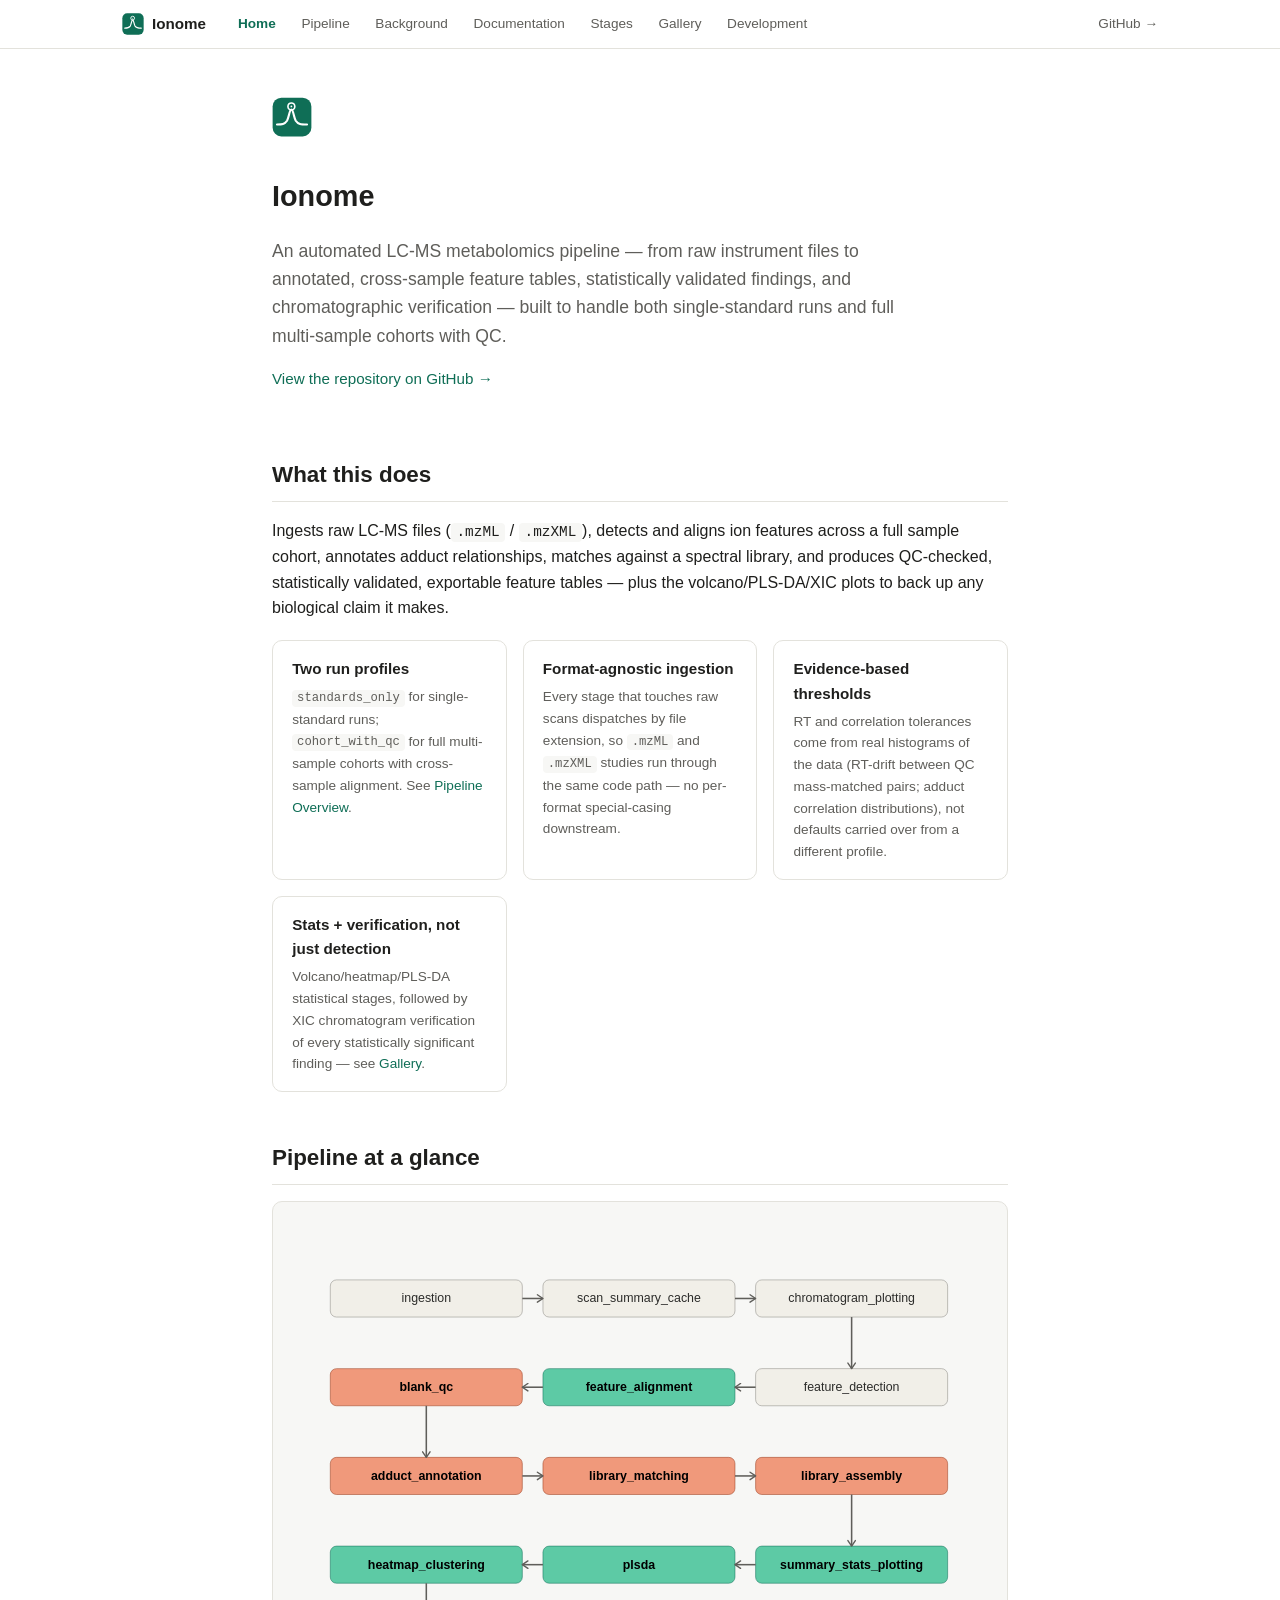
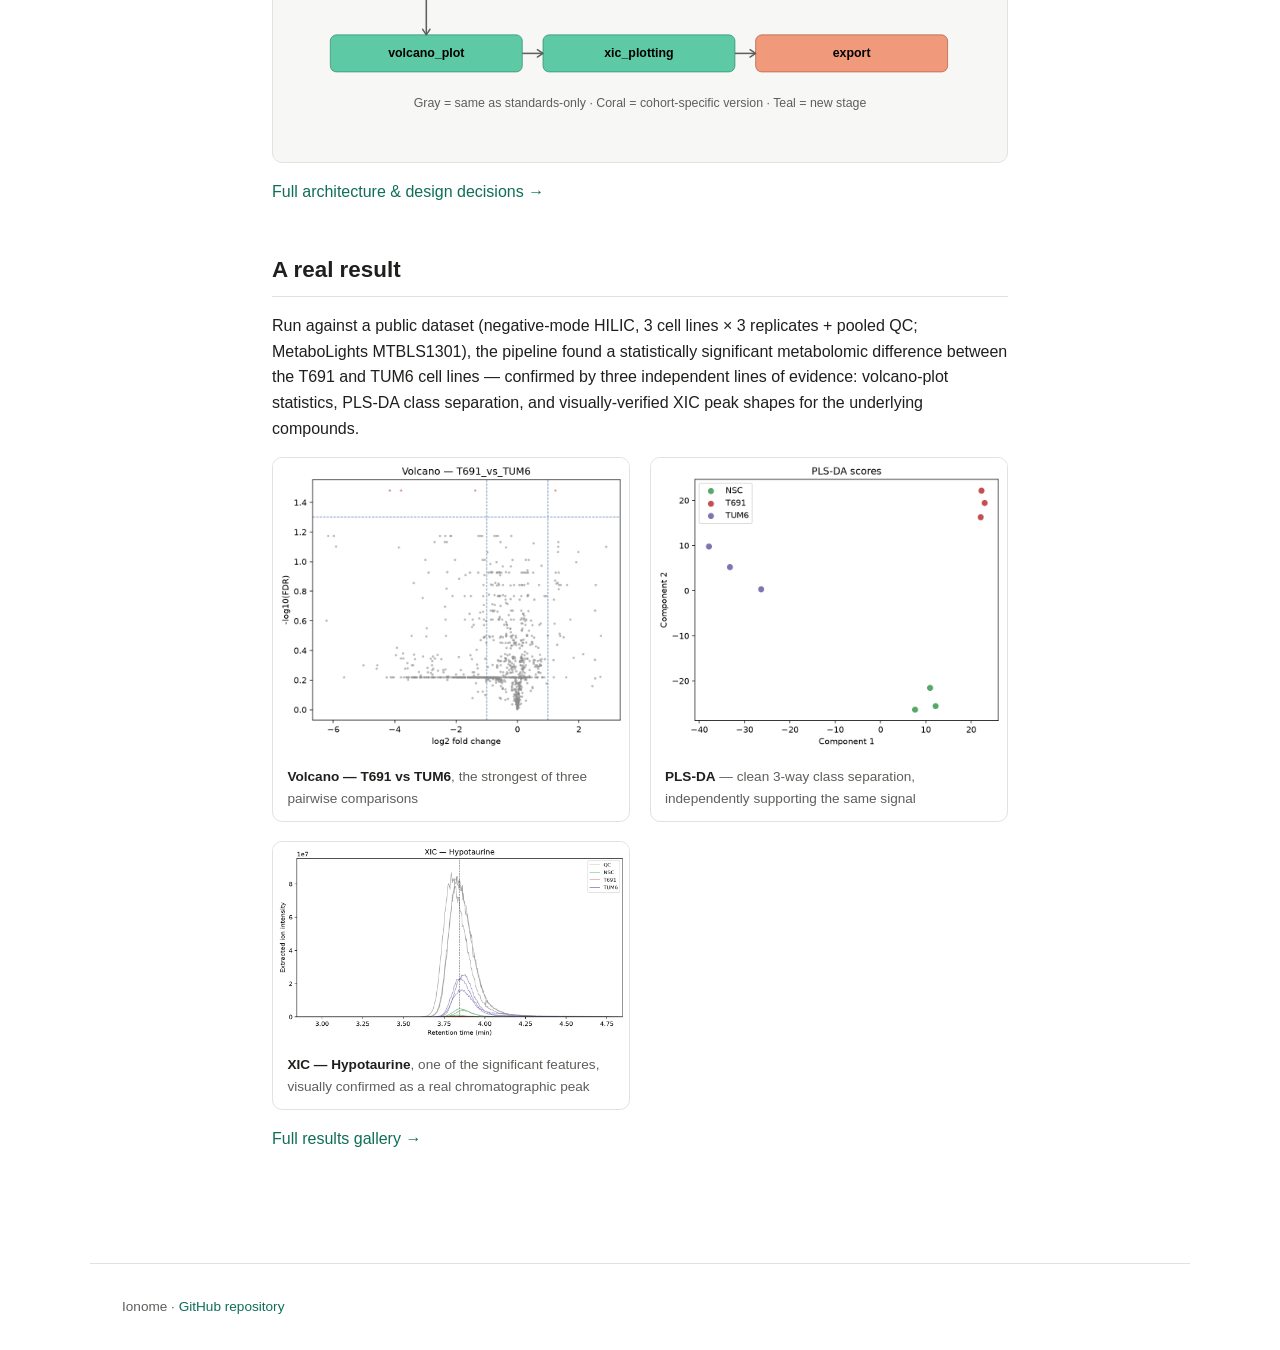
<file: docs/index.html>
<!DOCTYPE html>
<html lang="en">
<head>
<meta charset="UTF-8">
<meta name="viewport" content="width=device-width, initial-scale=1.0">
<title>Ionome &mdash; Home</title>
<link rel="stylesheet" href="css/style.css">
<link rel="icon" type="image/svg+xml" href="assets/icons/favicon.svg">
<link rel="icon" type="image/png" sizes="32x32" href="assets/icons/favicon-32x32.png">
<link rel="icon" type="image/png" sizes="16x16" href="assets/icons/favicon-16x16.png">
<link rel="apple-touch-icon" href="assets/icons/apple-touch-icon.png">
<link rel="alternate icon" href="favicon.ico">
</head>
<body>

<nav class="site-nav">
  <div class="site-nav-inner">
    <a href="index.html" class="brand"><img src="assets/icons/favicon.svg" alt=""> Ionome</a>
    <a href="index.html" class="current">Home</a>
    <a href="pipeline.html">Pipeline</a>
    <a href="background.html">Background</a>
    <a href="documentation.html">Documentation</a>
    <a href="stages.html">Stages</a>
    <a href="gallery.html">Gallery</a>
    <a href="development.html">Development</a>
    <a class="gh-link" href="https://github.com/YOUR_USERNAME/YOUR_REPO" title="TODO: replace with the real repo URL">GitHub &rarr;</a>
  </div>
</nav>

<header class="hero">
  <img class="brand-icon" src="assets/icons/favicon.svg" alt="">
  <h1>Ionome</h1>
  <p class="tagline">
    An automated LC-MS metabolomics pipeline &mdash; from raw instrument files
    to annotated, cross-sample feature tables, statistically validated
    findings, and chromatographic verification &mdash; built to handle both
    single-standard runs and full multi-sample cohorts with QC.
  </p>
  <p class="links">
    <a href="https://github.com/YOUR_USERNAME/YOUR_REPO" title="TODO: replace with the real repo URL">View the repository on GitHub &rarr;</a>
  </p>
</header>

<div class="layout" style="display:block; max-width:800px;">
<main style="max-width:800px;">

<section id="feature-highlights">
  <h2>What this does</h2>
  <p>
    Ingests raw LC-MS files (<code>.mzML</code> / <code>.mzXML</code>),
    detects and aligns ion features across a full sample cohort, annotates
    adduct relationships, matches against a spectral library, and produces
    QC-checked, statistically validated, exportable feature tables &mdash;
    plus the volcano/PLS-DA/XIC plots to back up any biological claim it
    makes.
  </p>

  <div class="feature-list">
    <div class="feature">
      <h4>Two run profiles</h4>
      <p><code>standards_only</code> for single-standard runs; <code>cohort_with_qc</code>
      for full multi-sample cohorts with cross-sample alignment. See <a href="pipeline.html">Pipeline Overview</a>.</p>
    </div>
    <div class="feature">
      <h4>Format-agnostic ingestion</h4>
      <p>Every stage that touches raw scans dispatches by file extension, so
      <code>.mzML</code> and <code>.mzXML</code> studies run through the same
      code path &mdash; no per-format special-casing downstream.</p>
    </div>
    <div class="feature">
      <h4>Evidence-based thresholds</h4>
      <p>RT and correlation tolerances come from real histograms of the
      data (RT-drift between QC mass-matched pairs; adduct correlation
      distributions), not defaults carried over from a different profile.</p>
    </div>
    <div class="feature">
      <h4>Stats + verification, not just detection</h4>
      <p>Volcano/heatmap/PLS-DA statistical stages, followed by XIC
      chromatogram verification of every statistically significant
      finding &mdash; see <a href="gallery.html">Gallery</a>.</p>
    </div>
  </div>
</section>

<section id="pipeline-preview">
  <h2>Pipeline at a glance</h2>
  <div class="diagram-card">
    <img src="assets/diagrams/cohort_with_qc_pipeline.svg" alt="Cohort-with-QC pipeline diagram" style="width:100%">
  </div>
  <p><a href="pipeline.html">Full architecture &amp; design decisions &rarr;</a></p>
</section>

<section id="results-preview">
  <h2>A real result</h2>
  <p>
    Run against a public dataset (negative-mode HILIC, 3 cell lines &times; 3
    replicates + pooled QC; MetaboLights MTBLS1301), the pipeline found a statistically significant
    metabolomic difference between the T691 and TUM6 cell lines &mdash;
    confirmed by three independent lines of evidence: volcano-plot
    statistics, PLS-DA class separation, and visually-verified XIC peak
    shapes for the underlying compounds.
  </p>
  <div class="gallery-grid">
    <div class="gallery-item">
      <img src="assets/results/volcano_T691_vs_TUM6.png" alt="Volcano plot, T691 vs TUM6">
      <div class="caption"><strong>Volcano &mdash; T691 vs TUM6</strong>, the strongest of three pairwise comparisons</div>
    </div>
    <div class="gallery-item">
      <img src="assets/results/plsda_scores.png" alt="PLS-DA score plot showing clean separation of NSC, T691, TUM6">
      <div class="caption"><strong>PLS-DA</strong> &mdash; clean 3-way class separation, independently supporting the same signal</div>
    </div>
    <div class="gallery-item">
      <img src="assets/results/xic_1312_Hypotaurine.png" alt="XIC verification plot for Hypotaurine">
      <div class="caption"><strong>XIC &mdash; Hypotaurine</strong>, one of the significant features, visually confirmed as a real chromatographic peak</div>
    </div>
  </div>
  <p><a href="gallery.html">Full results gallery &rarr;</a></p>
</section>

</main>
</div>


<footer>
  Ionome &middot; <a href="https://github.com/YOUR_USERNAME/YOUR_REPO" title="TODO: replace with the real repo URL">GitHub repository</a>
</footer>

<script src="js/main.js"></script>
</body>
</html>
</file>
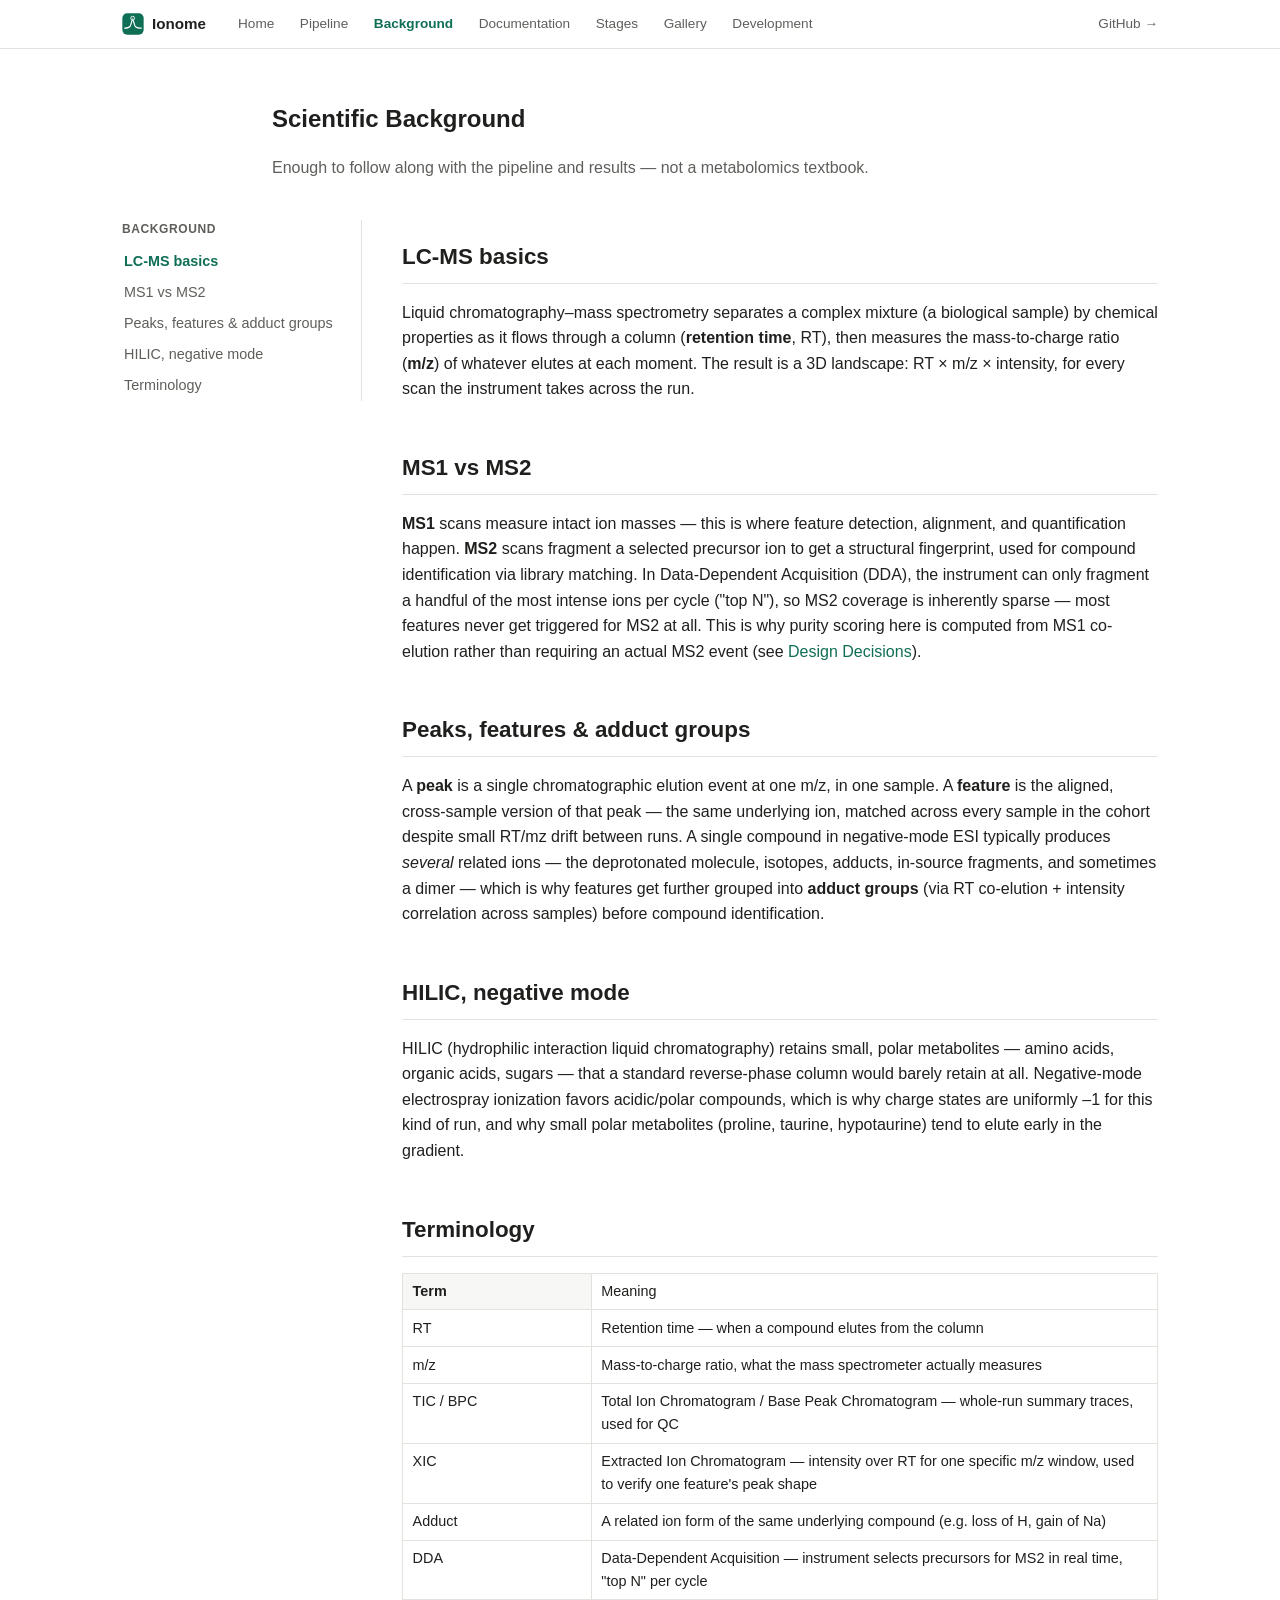
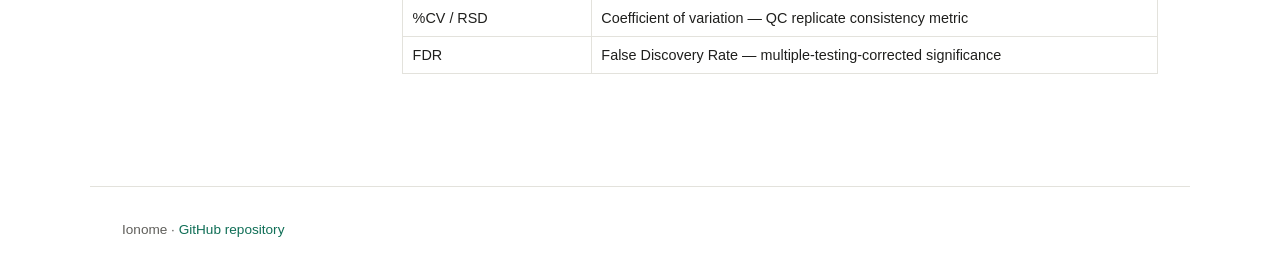
<file: docs/background.html>
<!DOCTYPE html>
<html lang="en">
<head>
<meta charset="UTF-8">
<meta name="viewport" content="width=device-width, initial-scale=1.0">
<title>Ionome &mdash; Scientific Background</title>
<link rel="stylesheet" href="css/style.css">
<link rel="icon" type="image/svg+xml" href="assets/icons/favicon.svg">
<link rel="icon" type="image/png" sizes="32x32" href="assets/icons/favicon-32x32.png">
<link rel="icon" type="image/png" sizes="16x16" href="assets/icons/favicon-16x16.png">
<link rel="apple-touch-icon" href="assets/icons/apple-touch-icon.png">
<link rel="alternate icon" href="favicon.ico">
</head>
<body>

<nav class="site-nav">
  <div class="site-nav-inner">
    <a href="index.html" class="brand"><img src="assets/icons/favicon.svg" alt=""> Ionome</a>
    <a href="index.html">Home</a>
    <a href="pipeline.html">Pipeline</a>
    <a href="background.html" class="current">Background</a>
    <a href="documentation.html">Documentation</a>
    <a href="stages.html">Stages</a>
    <a href="gallery.html">Gallery</a>
    <a href="development.html">Development</a>
    <a class="gh-link" href="https://github.com/YOUR_USERNAME/YOUR_REPO" title="TODO: replace with the real repo URL">GitHub &rarr;</a>
  </div>
</nav>

<header class="page-header">
  <h1>Scientific Background</h1>
  <p class="tagline">Enough to follow along with the pipeline and results &mdash; not a metabolomics textbook.</p>
</header>

<div class="layout">
  <nav class="sidebar">
    <h4>Background</h4>
    <ul>
      <li><a href="#lcms-basics">LC-MS basics</a></li>
      <li><a href="#ms1-ms2">MS1 vs MS2</a></li>
      <li><a href="#peaks-features">Peaks, features &amp; adduct groups</a></li>
      <li><a href="#hilic-neg">HILIC, negative mode</a></li>
      <li><a href="#terminology">Terminology</a></li>
    </ul>
  </nav>

  <main>

    <section id="lcms-basics">
      <h2>LC-MS basics</h2>
      <p>
        Liquid chromatography&ndash;mass spectrometry separates a complex
        mixture (a biological sample) by chemical properties as it flows
        through a column (<strong>retention time</strong>, RT), then
        measures the mass-to-charge ratio (<strong>m/z</strong>) of
        whatever elutes at each moment. The result is a 3D landscape: RT
        &times; m/z &times; intensity, for every scan the instrument takes
        across the run.
      </p>
    </section>

    <section id="ms1-ms2">
      <h2>MS1 vs MS2</h2>
      <p>
        <strong>MS1</strong> scans measure intact ion masses &mdash; this is
        where feature detection, alignment, and quantification happen.
        <strong>MS2</strong> scans fragment a selected precursor ion to get
        a structural fingerprint, used for compound identification via
        library matching. In Data-Dependent Acquisition (DDA), the
        instrument can only fragment a handful of the most intense ions per
        cycle ("top N"), so MS2 coverage is inherently sparse &mdash; most
        features never get triggered for MS2 at all. This is why purity
        scoring here is computed from MS1 co-elution rather than requiring
        an actual MS2 event (see <a href="pipeline.html#dd-ms2">Design
        Decisions</a>).
      </p>
    </section>

    <section id="peaks-features">
      <h2>Peaks, features &amp; adduct groups</h2>
      <p>
        A <strong>peak</strong> is a single chromatographic elution event at
        one m/z, in one sample. A <strong>feature</strong> is the aligned,
        cross-sample version of that peak &mdash; the same underlying ion,
        matched across every sample in the cohort despite small RT/mz
        drift between runs. A single compound in negative-mode ESI
        typically produces <em>several</em> related ions &mdash; the
        deprotonated molecule, isotopes, adducts, in-source fragments, and
        sometimes a dimer &mdash; which is why features get further grouped
        into <strong>adduct groups</strong> (via RT co-elution + intensity
        correlation across samples) before compound identification.
      </p>
    </section>

    <section id="hilic-neg">
      <h2>HILIC, negative mode</h2>
      <p>
        HILIC (hydrophilic interaction liquid chromatography) retains
        small, polar metabolites &mdash; amino acids, organic acids, sugars
        &mdash; that a standard reverse-phase column would barely retain at
        all. Negative-mode electrospray ionization favors acidic/polar
        compounds, which is why charge states are uniformly &ndash;1 for
        this kind of run, and why small polar metabolites (proline,
        taurine, hypotaurine) tend to elute early in the gradient.
      </p>
    </section>

    <section id="terminology">
      <h2>Terminology</h2>
      <table class="diff-table">
        <tr><th>Term</th><td>Meaning</td></tr>
        <tr><td>RT</td><td>Retention time &mdash; when a compound elutes from the column</td></tr>
        <tr><td>m/z</td><td>Mass-to-charge ratio, what the mass spectrometer actually measures</td></tr>
        <tr><td>TIC / BPC</td><td>Total Ion Chromatogram / Base Peak Chromatogram &mdash; whole-run summary traces, used for QC</td></tr>
        <tr><td>XIC</td><td>Extracted Ion Chromatogram &mdash; intensity over RT for one specific m/z window, used to verify one feature's peak shape</td></tr>
        <tr><td>Adduct</td><td>A related ion form of the same underlying compound (e.g. loss of H, gain of Na)</td></tr>
        <tr><td>DDA</td><td>Data-Dependent Acquisition &mdash; instrument selects precursors for MS2 in real time, "top N" per cycle</td></tr>
        <tr><td>%CV / RSD</td><td>Coefficient of variation &mdash; QC replicate consistency metric</td></tr>
        <tr><td>FDR</td><td>False Discovery Rate &mdash; multiple-testing-corrected significance</td></tr>
      </table>
    </section>

  </main>
</div>


<footer>
  Ionome &middot; <a href="https://github.com/YOUR_USERNAME/YOUR_REPO" title="TODO: replace with the real repo URL">GitHub repository</a>
</footer>

<script src="js/main.js"></script>
</body>
</html>
</file>
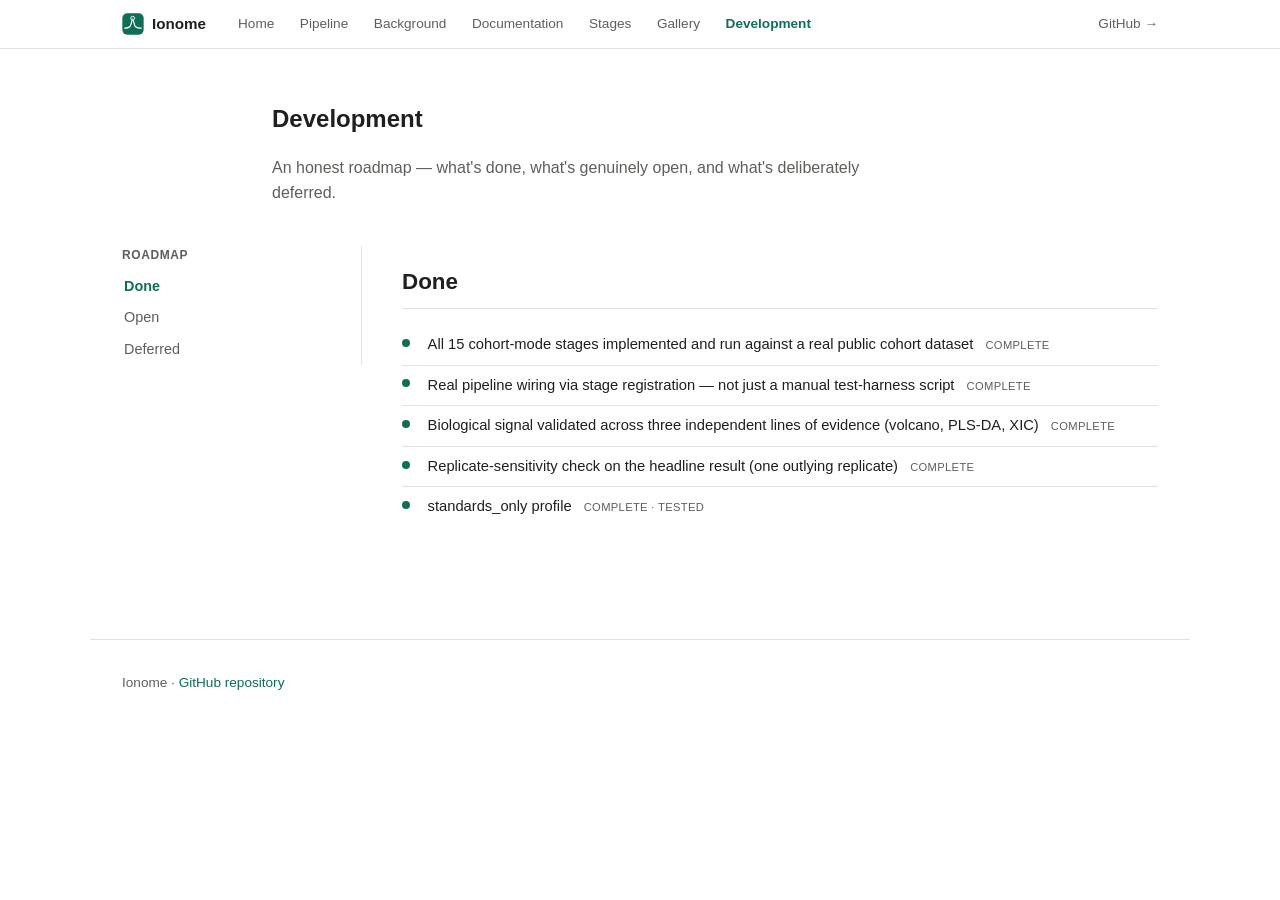
<file: docs/development.html>
<!DOCTYPE html>
<html lang="en">
<head>
<meta charset="UTF-8">
<meta name="viewport" content="width=device-width, initial-scale=1.0">
<title>Ionome &mdash; Development</title>
<link rel="stylesheet" href="css/style.css">
<link rel="icon" type="image/svg+xml" href="assets/icons/favicon.svg">
<link rel="icon" type="image/png" sizes="32x32" href="assets/icons/favicon-32x32.png">
<link rel="icon" type="image/png" sizes="16x16" href="assets/icons/favicon-16x16.png">
<link rel="apple-touch-icon" href="assets/icons/apple-touch-icon.png">
<link rel="alternate icon" href="favicon.ico">
</head>
<body>

<nav class="site-nav">
  <div class="site-nav-inner">
    <a href="index.html" class="brand"><img src="assets/icons/favicon.svg" alt=""> Ionome</a>
    <a href="index.html">Home</a>
    <a href="pipeline.html">Pipeline</a>
    <a href="background.html">Background</a>
    <a href="documentation.html">Documentation</a>
    <a href="stages.html">Stages</a>
    <a href="gallery.html">Gallery</a>
    <a href="development.html" class="current">Development</a>
    <a class="gh-link" href="https://github.com/YOUR_USERNAME/YOUR_REPO" title="TODO: replace with the real repo URL">GitHub &rarr;</a>
  </div>
</nav>

<header class="page-header">
  <h1>Development</h1>
  <p class="tagline">An honest roadmap &mdash; what's done, what's genuinely open, and what's deliberately deferred.</p>
</header>

<div class="layout">
  <nav class="sidebar">
    <h4>Roadmap</h4>
    <ul>
      <li><a href="#done">Done</a></li>
      <li><a href="#open">Open</a></li>
      <li><a href="#deferred">Deferred</a></li>
    </ul>
  </nav>

  <main>

    <section id="done">
      <h2>Done</h2>
      <ul class="status-list">
        <li class="done">All 15 cohort-mode stages implemented and run against a real public cohort dataset <span class="status-tag">complete</span></li>
        <li class="done">Real pipeline wiring via stage registration &mdash; not just a manual test-harness script <span class="status-tag">complete</span></li>
        <li class="done">Biological signal validated across three independent lines of evidence (volcano, PLS-DA, XIC) <span class="status-tag">complete</span></li>
        <li class="done">Replicate-sensitivity check on the headline result (one outlying replicate) <span class="status-tag">complete</span></li>
        <li class="done">standards_only profile <span class="status-tag">complete &middot; tested</span></li>
      </ul>
    </section>


  </main>
</div>


<footer>
  Ionome &middot; <a href="https://github.com/YOUR_USERNAME/YOUR_REPO" title="TODO: replace with the real repo URL">GitHub repository</a>
</footer>

<script src="js/main.js"></script>
</body>
</html>
</file>
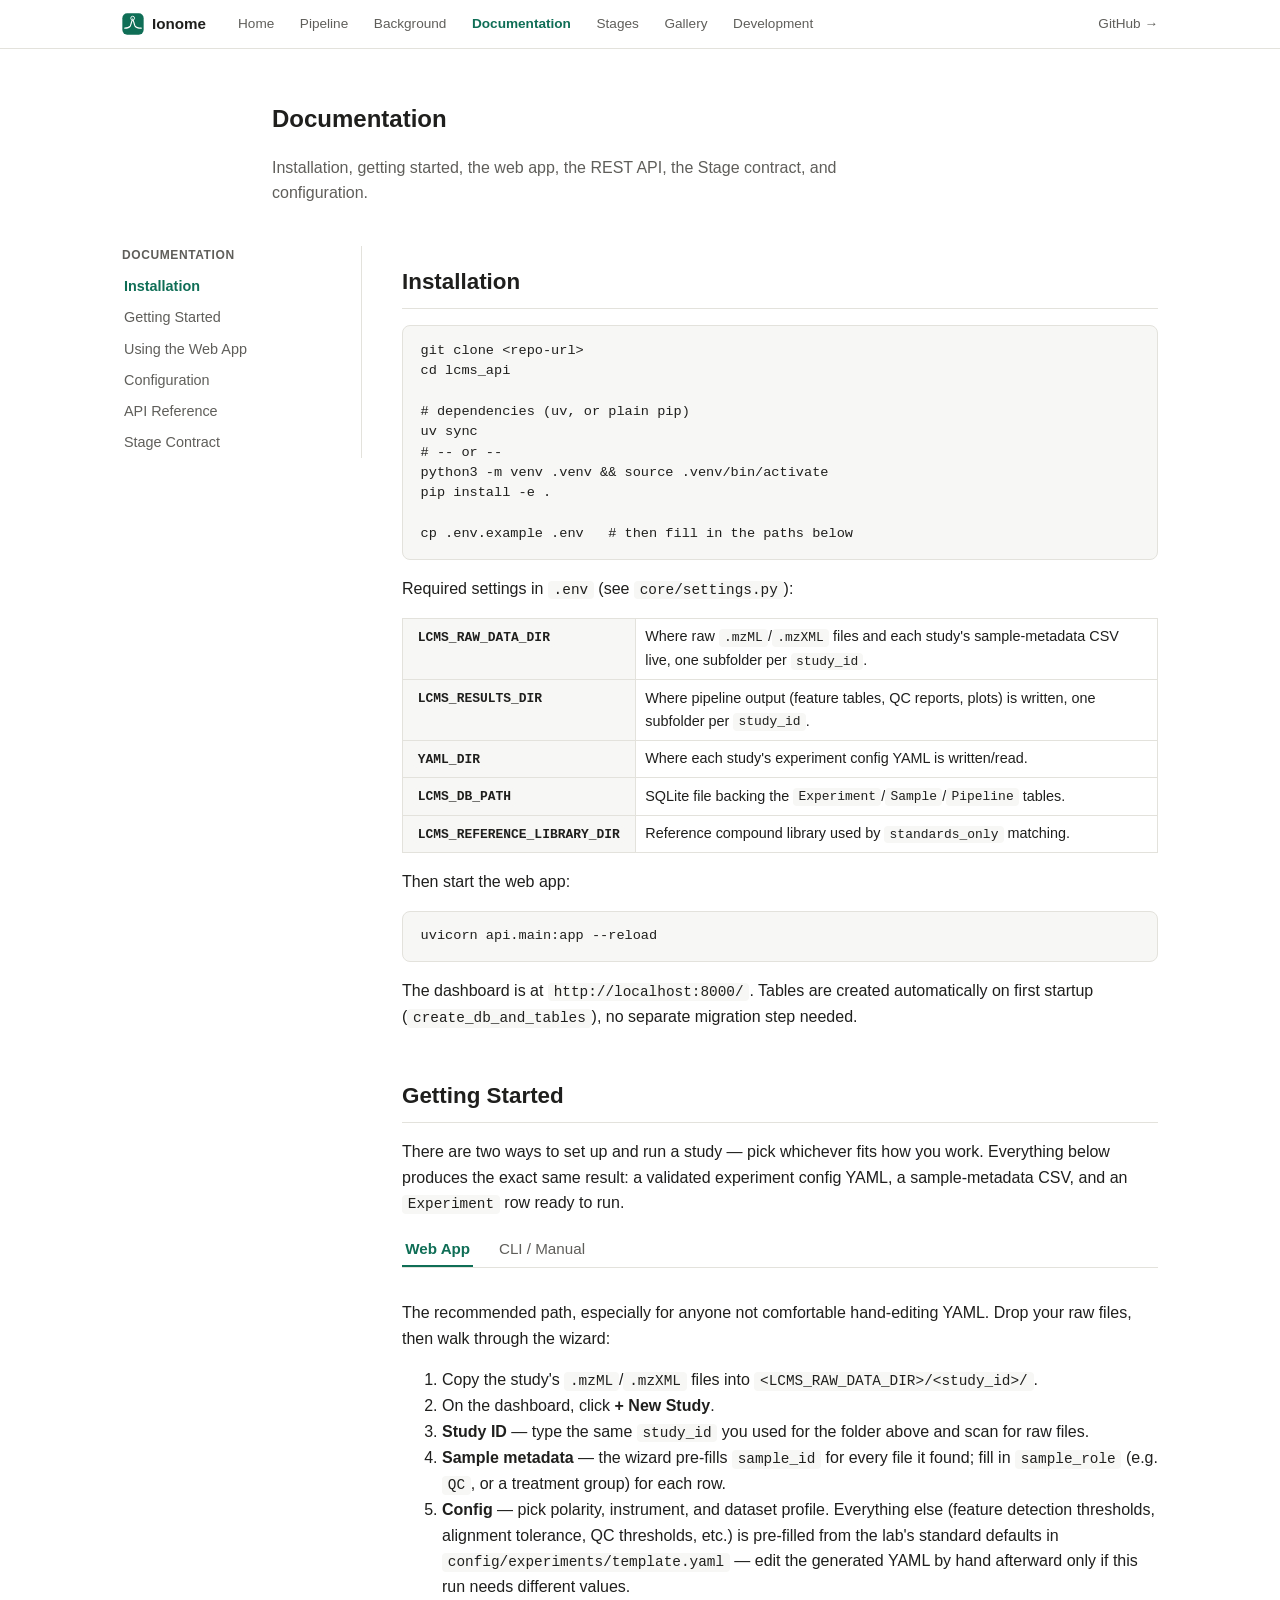
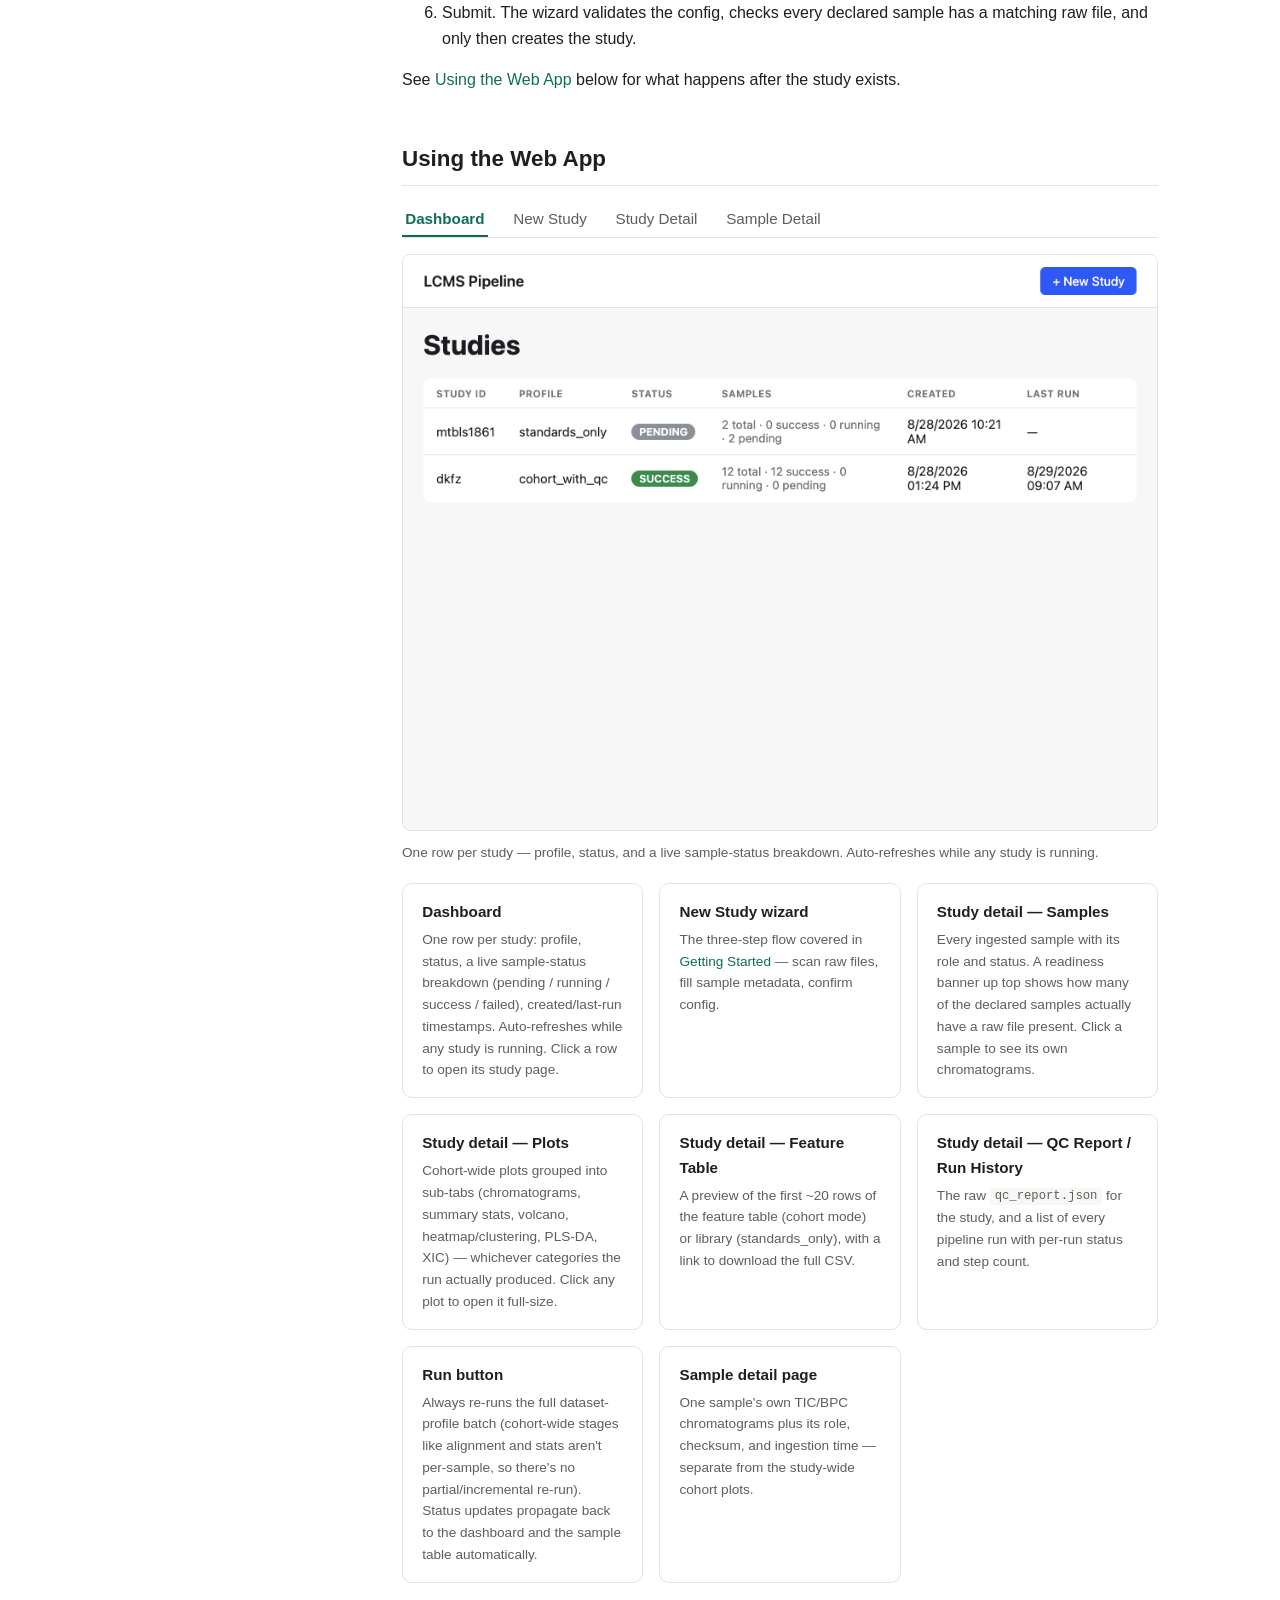
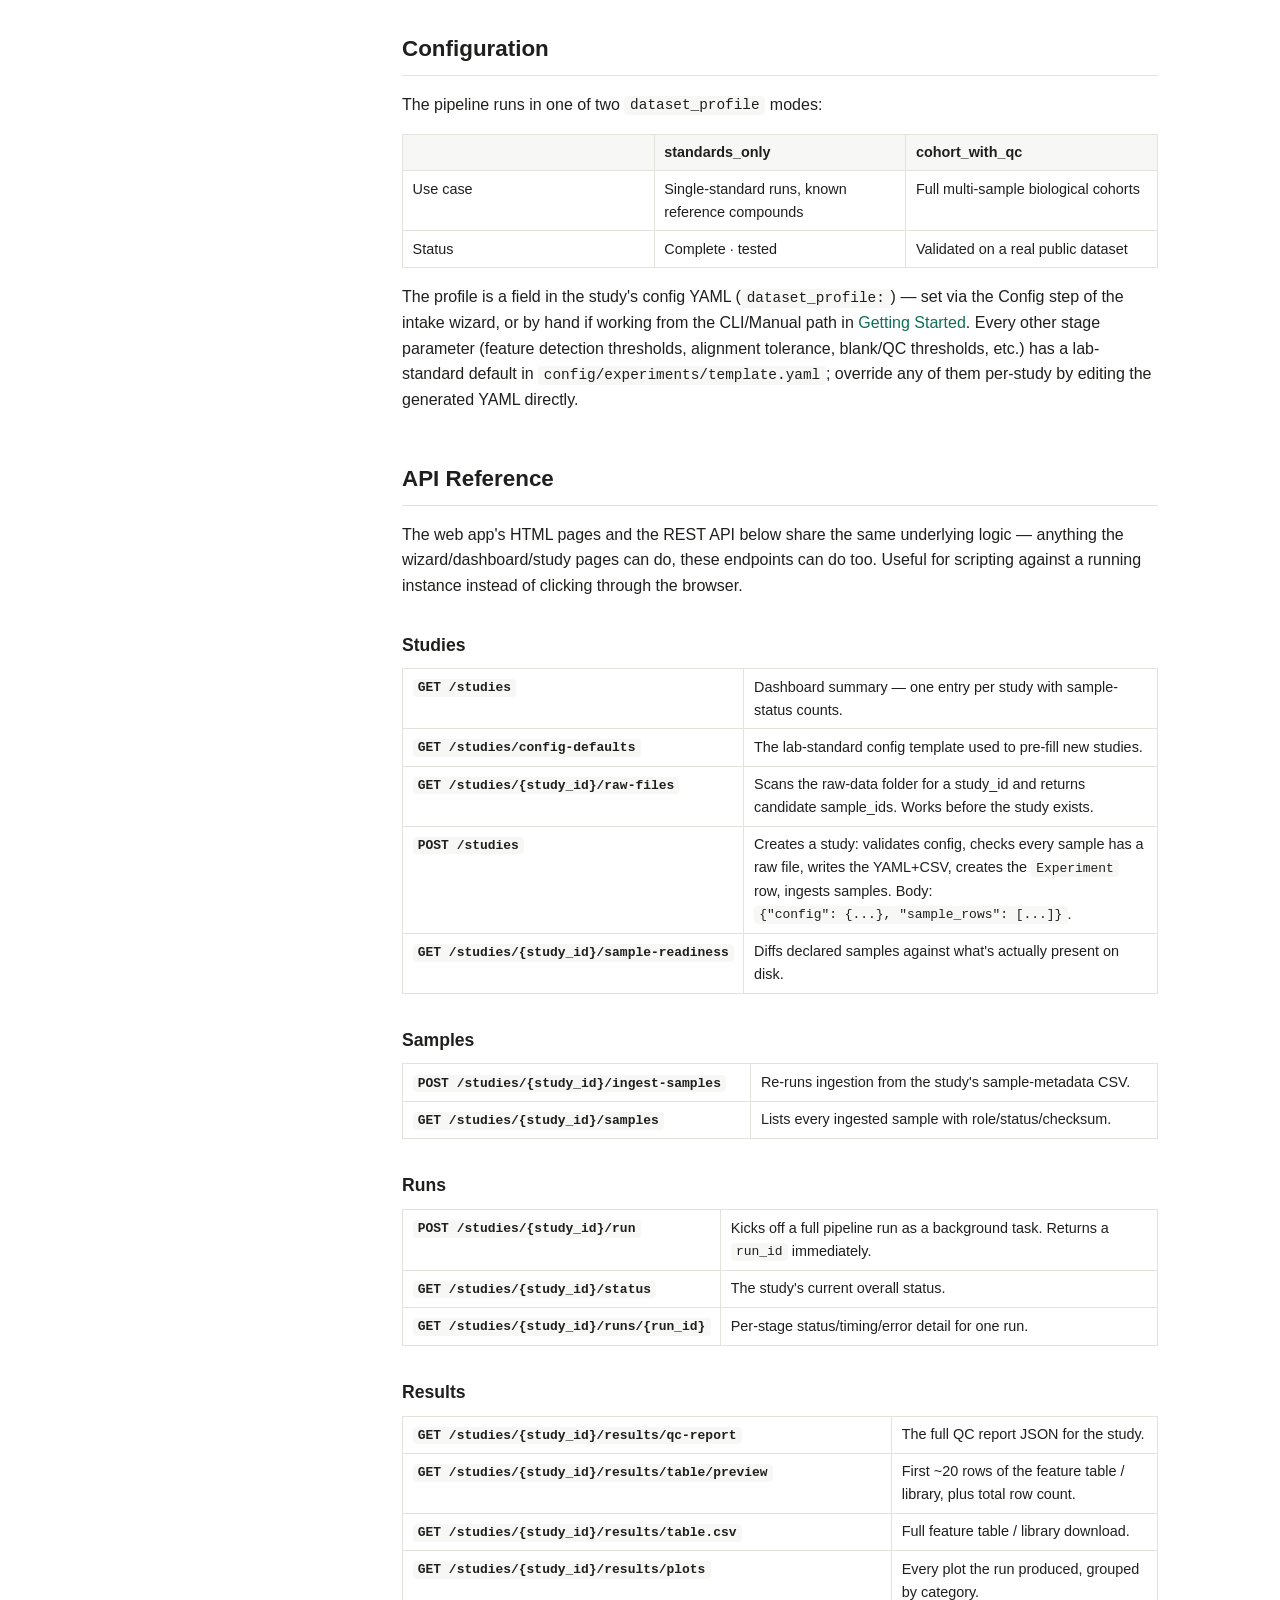
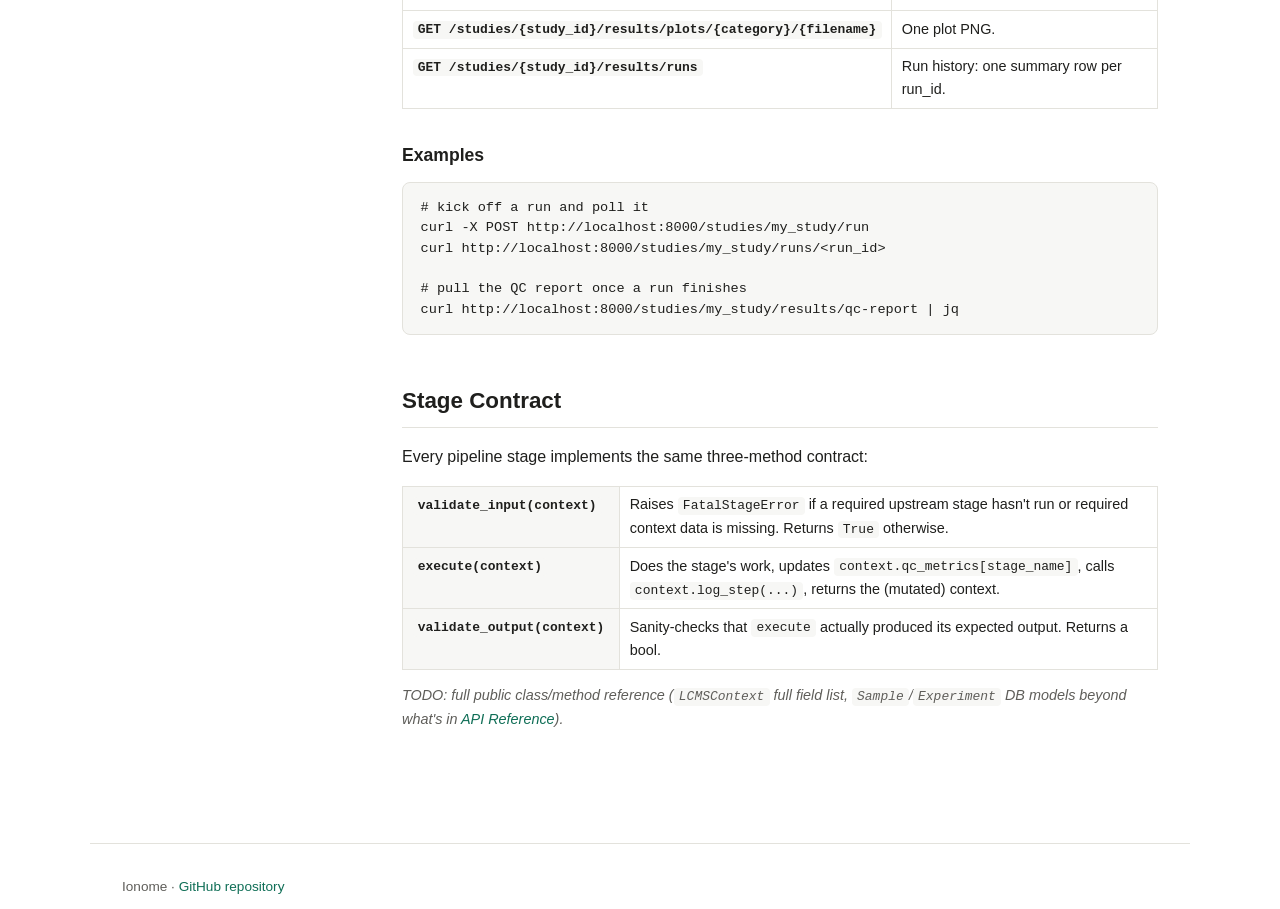
<file: docs/documentation.html>
<!DOCTYPE html>
<html lang="en">
<head>
<meta charset="UTF-8">
<meta name="viewport" content="width=device-width, initial-scale=1.0">
<title>Ionome &mdash; Documentation</title>
<link rel="stylesheet" href="css/style.css">
<link rel="icon" type="image/svg+xml" href="assets/icons/favicon.svg">
<link rel="icon" type="image/png" sizes="32x32" href="assets/icons/favicon-32x32.png">
<link rel="icon" type="image/png" sizes="16x16" href="assets/icons/favicon-16x16.png">
<link rel="apple-touch-icon" href="assets/icons/apple-touch-icon.png">
<link rel="alternate icon" href="favicon.ico">
</head>
<body>

<nav class="site-nav">
  <div class="site-nav-inner">
    <a href="index.html" class="brand"><img src="assets/icons/favicon.svg" alt=""> Ionome</a>
    <a href="index.html">Home</a>
    <a href="pipeline.html">Pipeline</a>
    <a href="background.html">Background</a>
    <a href="documentation.html" class="current">Documentation</a>
    <a href="stages.html">Stages</a>
    <a href="gallery.html">Gallery</a>
    <a href="development.html">Development</a>
    <a class="gh-link" href="https://github.com/YOUR_USERNAME/YOUR_REPO" title="TODO: replace with the real repo URL">GitHub &rarr;</a>
  </div>
</nav>

<header class="page-header">
  <h1>Documentation</h1>
  <p class="tagline">Installation, getting started, the web app, the REST API, the Stage contract, and configuration.</p>
</header>

<div class="layout">
  <nav class="sidebar">
    <h4>Documentation</h4>
    <ul>
      <li><a href="#installation">Installation</a></li>
      <li><a href="#getting-started">Getting Started</a></li>
      <li><a href="#using-the-web-app">Using the Web App</a></li>
      <li><a href="#configuration">Configuration</a></li>
      <li><a href="#api-reference">API Reference</a></li>
      <li><a href="#stage-contract">Stage Contract</a></li>
    </ul>
  </nav>

  <main>

    <section id="installation">
      <h2>Installation</h2>
      <pre class="code-block"><code>git clone &lt;repo-url&gt;
cd lcms_api

# dependencies (uv, or plain pip)
uv sync
# -- or --
python3 -m venv .venv && source .venv/bin/activate
pip install -e .

cp .env.example .env   # then fill in the paths below</code></pre>
      <p>Required settings in <code>.env</code> (see <code>core/settings.py</code>):</p>
      <table class="diff-table">
        <tr><th><code>LCMS_RAW_DATA_DIR</code></th><td>Where raw <code>.mzML</code>/<code>.mzXML</code> files and each study's sample-metadata CSV live, one subfolder per <code>study_id</code>.</td></tr>
        <tr><th><code>LCMS_RESULTS_DIR</code></th><td>Where pipeline output (feature tables, QC reports, plots) is written, one subfolder per <code>study_id</code>.</td></tr>
        <tr><th><code>YAML_DIR</code></th><td>Where each study's experiment config YAML is written/read.</td></tr>
        <tr><th><code>LCMS_DB_PATH</code></th><td>SQLite file backing the <code>Experiment</code>/<code>Sample</code>/<code>Pipeline</code> tables.</td></tr>
        <tr><th><code>LCMS_REFERENCE_LIBRARY_DIR</code></th><td>Reference compound library used by <code>standards_only</code> matching.</td></tr>
      </table>
      <p>Then start the web app:</p>
      <pre class="code-block"><code>uvicorn api.main:app --reload</code></pre>
      <p>The dashboard is at <code>http://localhost:8000/</code>. Tables are created automatically on first startup (<code>create_db_and_tables</code>), no separate migration step needed.</p>
    </section>

    <section id="getting-started">
      <h2>Getting Started</h2>
      <p>There are two ways to set up and run a study &mdash; pick whichever fits how you work. Everything below produces the exact same result: a validated experiment config YAML, a sample-metadata CSV, and an <code>Experiment</code> row ready to run.</p>

      <div class="doc-tabs" data-doc-tabgroup="getting-started">
        <button class="active" data-doc-tab="webapp" data-doc-tabgroup="getting-started">Web App</button>
        <button data-doc-tab="cli" data-doc-tabgroup="getting-started">CLI / Manual</button>
      </div>

      <div class="doc-tab-panel active" data-doc-panel="webapp" data-doc-tabgroup-target="getting-started">
        <p>The recommended path, especially for anyone not comfortable hand-editing YAML. Drop your raw files, then walk through the wizard:</p>
        <ol>
          <li>Copy the study's <code>.mzML</code>/<code>.mzXML</code> files into <code>&lt;LCMS_RAW_DATA_DIR&gt;/&lt;study_id&gt;/</code>.</li>
          <li>On the dashboard, click <strong>+ New Study</strong>.</li>
          <li><strong>Study ID</strong> &mdash; type the same <code>study_id</code> you used for the folder above and scan for raw files.</li>
          <li><strong>Sample metadata</strong> &mdash; the wizard pre-fills <code>sample_id</code> for every file it found; fill in <code>sample_role</code> (e.g. <code>QC</code>, or a treatment group) for each row.</li>
          <li><strong>Config</strong> &mdash; pick polarity, instrument, and dataset profile. Everything else (feature detection thresholds, alignment tolerance, QC thresholds, etc.) is pre-filled from the lab's standard defaults in <code>config/experiments/template.yaml</code> &mdash; edit the generated YAML by hand afterward only if this run needs different values.</li>
          <li>Submit. The wizard validates the config, checks every declared sample has a matching raw file, and only then creates the study.</li>
        </ol>
        <p>See <a href="#using-the-web-app">Using the Web App</a> below for what happens after the study exists.</p>
      </div>

      <div class="doc-tab-panel" data-doc-panel="cli" data-doc-tabgroup-target="getting-started">
        <p>For scripting, or working directly on the filesystem without the browser in the loop.</p>
        <ol>
          <li>Drop raw files into <code>&lt;LCMS_RAW_DATA_DIR&gt;/&lt;study_id&gt;/</code>, same as above.</li>
          <li>Write <code>&lt;study_id&gt;_sample_metadata.csv</code> into that same folder &mdash; one row per sample, at minimum a <code>sample_id</code> column matching each raw file's stem, plus <code>sample_role</code>.</li>
          <li>Copy <code>config/experiments/template.yaml</code> to <code>&lt;YAML_DIR&gt;/&lt;study_id&gt;.yaml</code> and fill in <code>study.id</code>, <code>study.polarity</code>, <code>study.instrument</code>, <code>dataset_profile</code>, and <code>files.sample_metadata</code>.</li>
          <li>Create the <code>Experiment</code> row and run, either via the API (see <a href="#api-reference">API Reference</a>) or directly in Python:</li>
        </ol>
        <pre class="code-block"><code>from src.pipeline_orchestrator import run_pipeline_for_study

context = run_pipeline_for_study("your_study_id")</code></pre>
        <p class="todo">TODO: a real standalone CLI entrypoint (argparse/click) doesn't exist yet &mdash; today "CLI" means writing the files by hand and either hitting <code>POST /studies</code> or calling <code>run_pipeline_for_study</code> directly from a Python shell/script.</p>
      </div>
    </section>

    <section id="using-the-web-app">
      <h2>Using the Web App</h2>

      <div class="doc-tabs" data-doc-tabgroup="webapp-screenshots">
        <button class="active" data-doc-tab="dashboard" data-doc-tabgroup="webapp-screenshots">Dashboard</button>
        <button data-doc-tab="new-study" data-doc-tabgroup="webapp-screenshots">New Study</button>
        <button data-doc-tab="study-detail" data-doc-tabgroup="webapp-screenshots">Study Detail</button>
        <button data-doc-tab="sample-detail" data-doc-tabgroup="webapp-screenshots">Sample Detail</button>
      </div>

      <div class="doc-tab-panel active" data-doc-panel="dashboard" data-doc-tabgroup-target="webapp-screenshots">
        <img class="screenshot" src="assets/screenshots/dashboard.png" alt="Dashboard showing studies with live status badges">
        <p class="screenshot-caption">One row per study &mdash; profile, status, and a live sample-status breakdown. Auto-refreshes while any study is running.</p>
      </div>

      <div class="doc-tab-panel" data-doc-panel="new-study" data-doc-tabgroup-target="webapp-screenshots">
        <img class="screenshot" src="assets/screenshots/new_study_wizard.png" alt="New study wizard with sample metadata and config filled in">
        <p class="screenshot-caption">The three-step wizard &mdash; scan raw files, fill sample metadata, confirm config &mdash; covered in <a href="#getting-started">Getting Started</a>.</p>
      </div>

      <div class="doc-tab-panel" data-doc-panel="study-detail" data-doc-tabgroup-target="webapp-screenshots">
        <img class="screenshot" src="assets/screenshots/study_detail.png" alt="Study detail page with sample list, plots, and QC report">
        <p class="screenshot-caption">Samples, cohort-wide plots, feature table preview, QC report, and run history for one study.</p>
      </div>

      <div class="doc-tab-panel" data-doc-panel="sample-detail" data-doc-tabgroup-target="webapp-screenshots">
        <img class="screenshot" src="assets/screenshots/sample_detail.png" alt="Sample detail page with TIC/BPC chromatograms">
        <p class="screenshot-caption">One sample's own TIC/BPC chromatograms, role, checksum, and ingestion time.</p>
      </div>

      <div class="feature-list">
        <div class="feature">
          <h4>Dashboard</h4>
          <p>One row per study: profile, status, a live sample-status breakdown (pending / running / success / failed), created/last-run timestamps. Auto-refreshes while any study is running. Click a row to open its study page.</p>
        </div>
        <div class="feature">
          <h4>New Study wizard</h4>
          <p>The three-step flow covered in <a href="#getting-started">Getting Started</a> &mdash; scan raw files, fill sample metadata, confirm config.</p>
        </div>
        <div class="feature">
          <h4>Study detail &mdash; Samples</h4>
          <p>Every ingested sample with its role and status. A readiness banner up top shows how many of the declared samples actually have a raw file present. Click a sample to see its own chromatograms.</p>
        </div>
        <div class="feature">
          <h4>Study detail &mdash; Plots</h4>
          <p>Cohort-wide plots grouped into sub-tabs (chromatograms, summary stats, volcano, heatmap/clustering, PLS-DA, XIC) &mdash; whichever categories the run actually produced. Click any plot to open it full-size.</p>
        </div>
        <div class="feature">
          <h4>Study detail &mdash; Feature Table</h4>
          <p>A preview of the first ~20 rows of the feature table (cohort mode) or library (standards_only), with a link to download the full CSV.</p>
        </div>
        <div class="feature">
          <h4>Study detail &mdash; QC Report / Run History</h4>
          <p>The raw <code>qc_report.json</code> for the study, and a list of every pipeline run with per-run status and step count.</p>
        </div>
        <div class="feature">
          <h4>Run button</h4>
          <p>Always re-runs the full dataset-profile batch (cohort-wide stages like alignment and stats aren't per-sample, so there's no partial/incremental re-run). Status updates propagate back to the dashboard and the sample table automatically.</p>
        </div>
        <div class="feature">
          <h4>Sample detail page</h4>
          <p>One sample's own TIC/BPC chromatograms plus its role, checksum, and ingestion time &mdash; separate from the study-wide cohort plots.</p>
        </div>
      </div>
    </section>

    <section id="configuration">
      <h2>Configuration</h2>
      <p>
        The pipeline runs in one of two <code>dataset_profile</code> modes:
      </p>
      <table class="diff-table">
        <tr><th></th><th>standards_only</th><th>cohort_with_qc</th></tr>
        <tr><td>Use case</td><td>Single-standard runs, known reference compounds</td><td>Full multi-sample biological cohorts</td></tr>
        <tr><td>Status</td><td>Complete &middot; tested</td><td>Validated on a real public dataset</td></tr>
      </table>
      <p>The profile is a field in the study's config YAML (<code>dataset_profile:</code>) &mdash; set via the Config step of the intake wizard, or by hand if working from the CLI/Manual path in <a href="#getting-started">Getting Started</a>. Every other stage parameter (feature detection thresholds, alignment tolerance, blank/QC thresholds, etc.) has a lab-standard default in <code>config/experiments/template.yaml</code>; override any of them per-study by editing the generated YAML directly.</p>
    </section>

    <section id="api-reference">
      <h2>API Reference</h2>
      <p>The web app's HTML pages and the REST API below share the same underlying logic &mdash; anything the wizard/dashboard/study pages can do, these endpoints can do too. Useful for scripting against a running instance instead of clicking through the browser.</p>

      <h3>Studies</h3>
      <table class="diff-table endpoint-table">
        <tr><td><code>GET /studies</code></td><td>Dashboard summary &mdash; one entry per study with sample-status counts.</td></tr>
        <tr><td><code>GET /studies/config-defaults</code></td><td>The lab-standard config template used to pre-fill new studies.</td></tr>
        <tr><td><code>GET /studies/{study_id}/raw-files</code></td><td>Scans the raw-data folder for a study_id and returns candidate sample_ids. Works before the study exists.</td></tr>
        <tr><td><code>POST /studies</code></td><td>Creates a study: validates config, checks every sample has a raw file, writes the YAML+CSV, creates the <code>Experiment</code> row, ingests samples. Body: <code>{"config": {...}, "sample_rows": [...]}</code>.</td></tr>
        <tr><td><code>GET /studies/{study_id}/sample-readiness</code></td><td>Diffs declared samples against what's actually present on disk.</td></tr>
      </table>

      <h3>Samples</h3>
      <table class="diff-table endpoint-table">
        <tr><td><code>POST /studies/{study_id}/ingest-samples</code></td><td>Re-runs ingestion from the study's sample-metadata CSV.</td></tr>
        <tr><td><code>GET /studies/{study_id}/samples</code></td><td>Lists every ingested sample with role/status/checksum.</td></tr>
      </table>

      <h3>Runs</h3>
      <table class="diff-table endpoint-table">
        <tr><td><code>POST /studies/{study_id}/run</code></td><td>Kicks off a full pipeline run as a background task. Returns a <code>run_id</code> immediately.</td></tr>
        <tr><td><code>GET /studies/{study_id}/status</code></td><td>The study's current overall status.</td></tr>
        <tr><td><code>GET /studies/{study_id}/runs/{run_id}</code></td><td>Per-stage status/timing/error detail for one run.</td></tr>
      </table>

      <h3>Results</h3>
      <table class="diff-table endpoint-table">
        <tr><td><code>GET /studies/{study_id}/results/qc-report</code></td><td>The full QC report JSON for the study.</td></tr>
        <tr><td><code>GET /studies/{study_id}/results/table/preview</code></td><td>First ~20 rows of the feature table / library, plus total row count.</td></tr>
        <tr><td><code>GET /studies/{study_id}/results/table.csv</code></td><td>Full feature table / library download.</td></tr>
        <tr><td><code>GET /studies/{study_id}/results/plots</code></td><td>Every plot the run produced, grouped by category.</td></tr>
        <tr><td><code>GET /studies/{study_id}/results/plots/{category}/{filename}</code></td><td>One plot PNG.</td></tr>
        <tr><td><code>GET /studies/{study_id}/results/runs</code></td><td>Run history: one summary row per run_id.</td></tr>
      </table>

      <h3>Examples</h3>
      <pre class="code-block"><code># kick off a run and poll it
curl -X POST http://localhost:8000/studies/my_study/run
curl http://localhost:8000/studies/my_study/runs/&lt;run_id&gt;

# pull the QC report once a run finishes
curl http://localhost:8000/studies/my_study/results/qc-report | jq</code></pre>
    </section>

    <section id="stage-contract">
      <h2>Stage Contract</h2>
      <p>Every pipeline stage implements the same three-method contract:</p>
      <table class="diff-table">
        <tr><th><code>validate_input(context)</code></th><td>Raises <code>FatalStageError</code> if a required upstream stage hasn't run or required context data is missing. Returns <code>True</code> otherwise.</td></tr>
        <tr><th><code>execute(context)</code></th><td>Does the stage's work, updates <code>context.qc_metrics[stage_name]</code>, calls <code>context.log_step(...)</code>, returns the (mutated) context.</td></tr>
        <tr><th><code>validate_output(context)</code></th><td>Sanity-checks that <code>execute</code> actually produced its expected output. Returns a bool.</td></tr>
      </table>
      <p class="todo">TODO: full public class/method reference (<code>LCMSContext</code> full field list, <code>Sample</code>/<code>Experiment</code> DB models beyond what's in <a href="#api-reference">API Reference</a>).</p>
    </section>

  </main>
</div>


<footer>
  Ionome &middot; <a href="https://github.com/YOUR_USERNAME/YOUR_REPO" title="TODO: replace with the real repo URL">GitHub repository</a>
</footer>

<script src="js/main.js"></script>
</body>
</html>
</file>
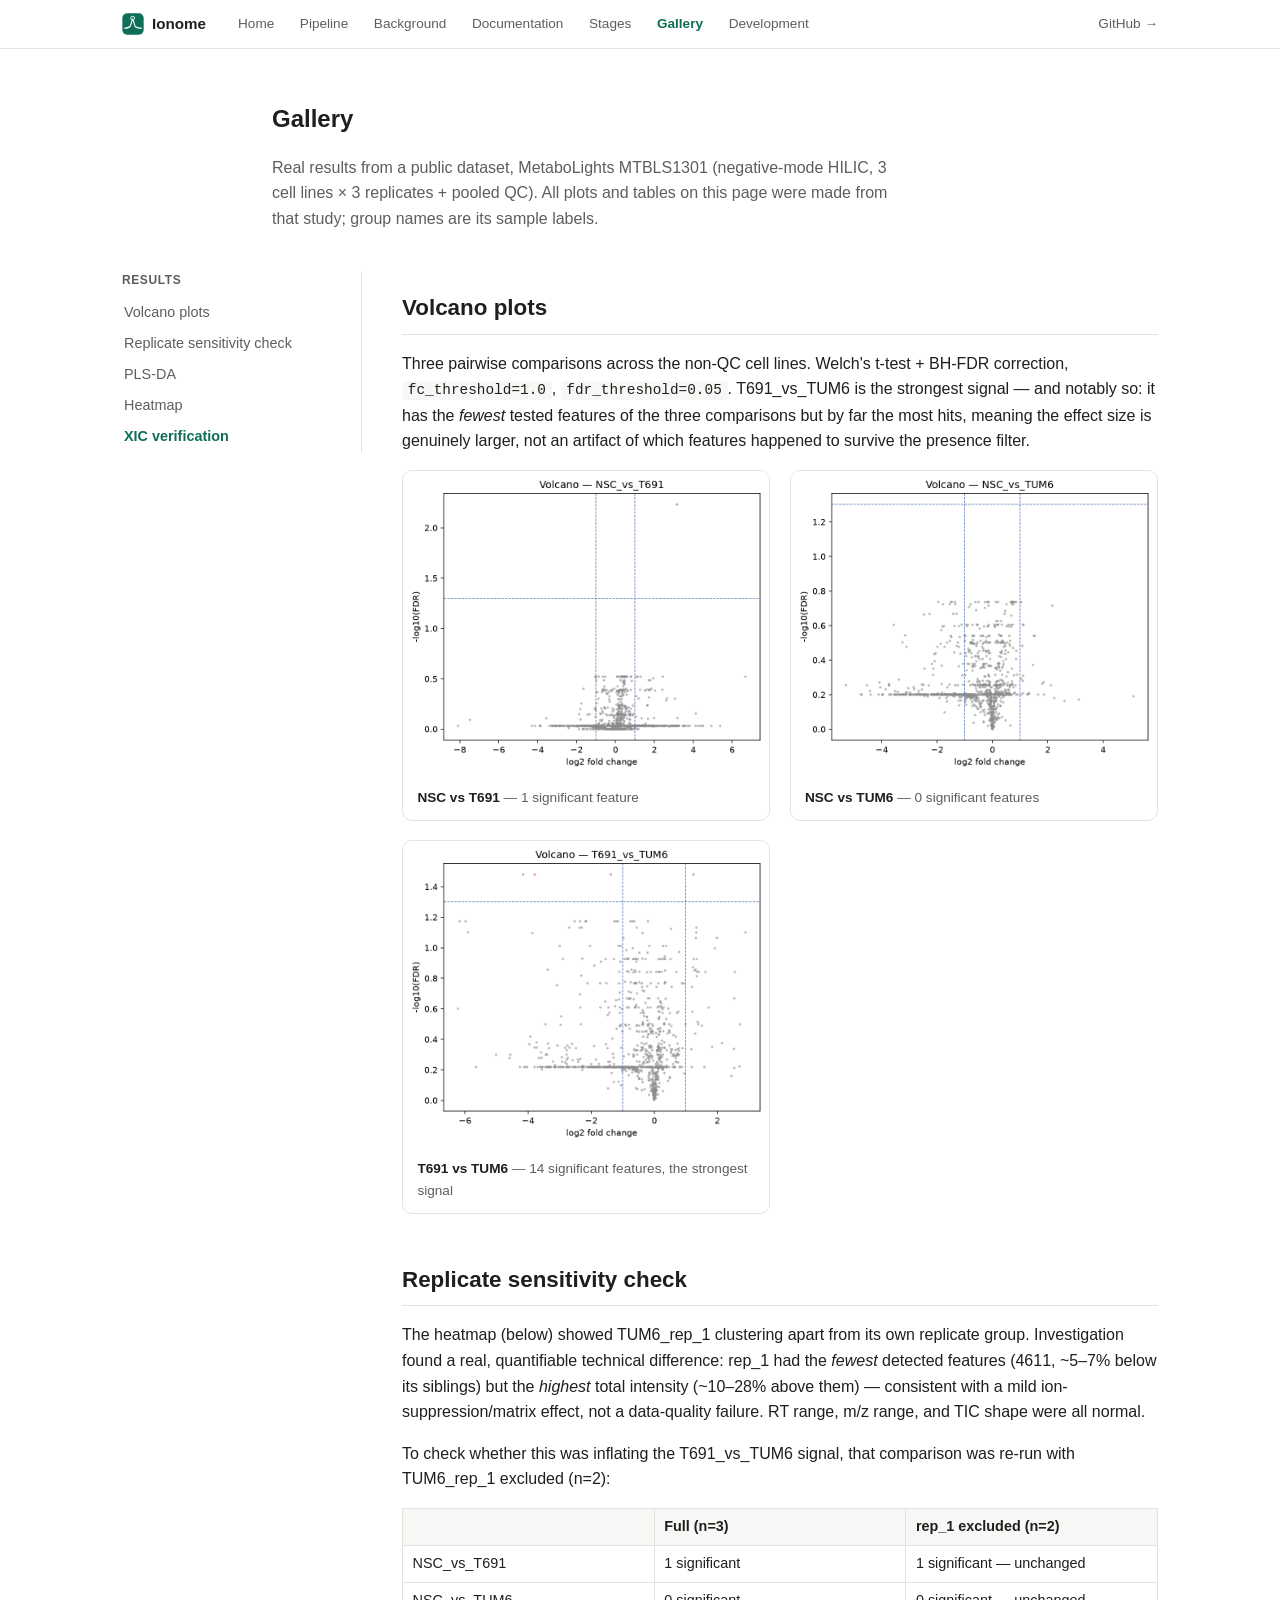
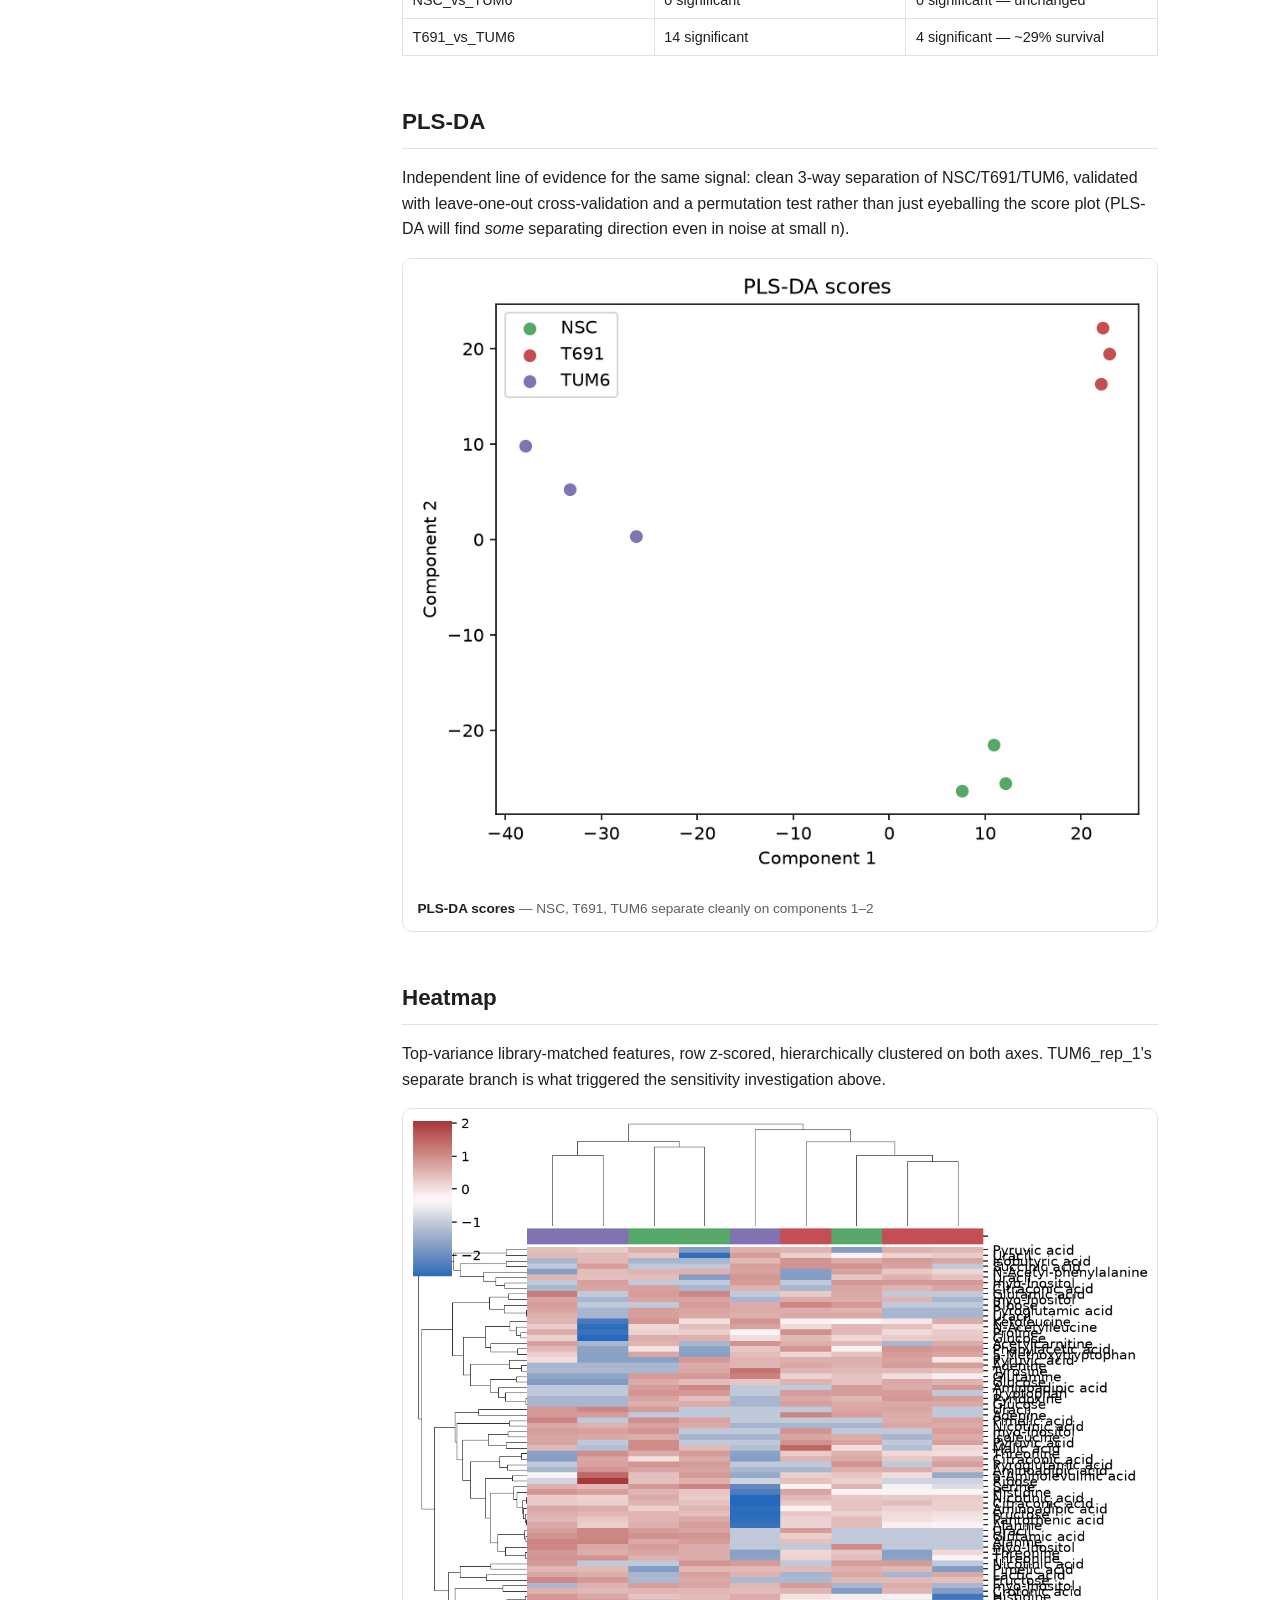
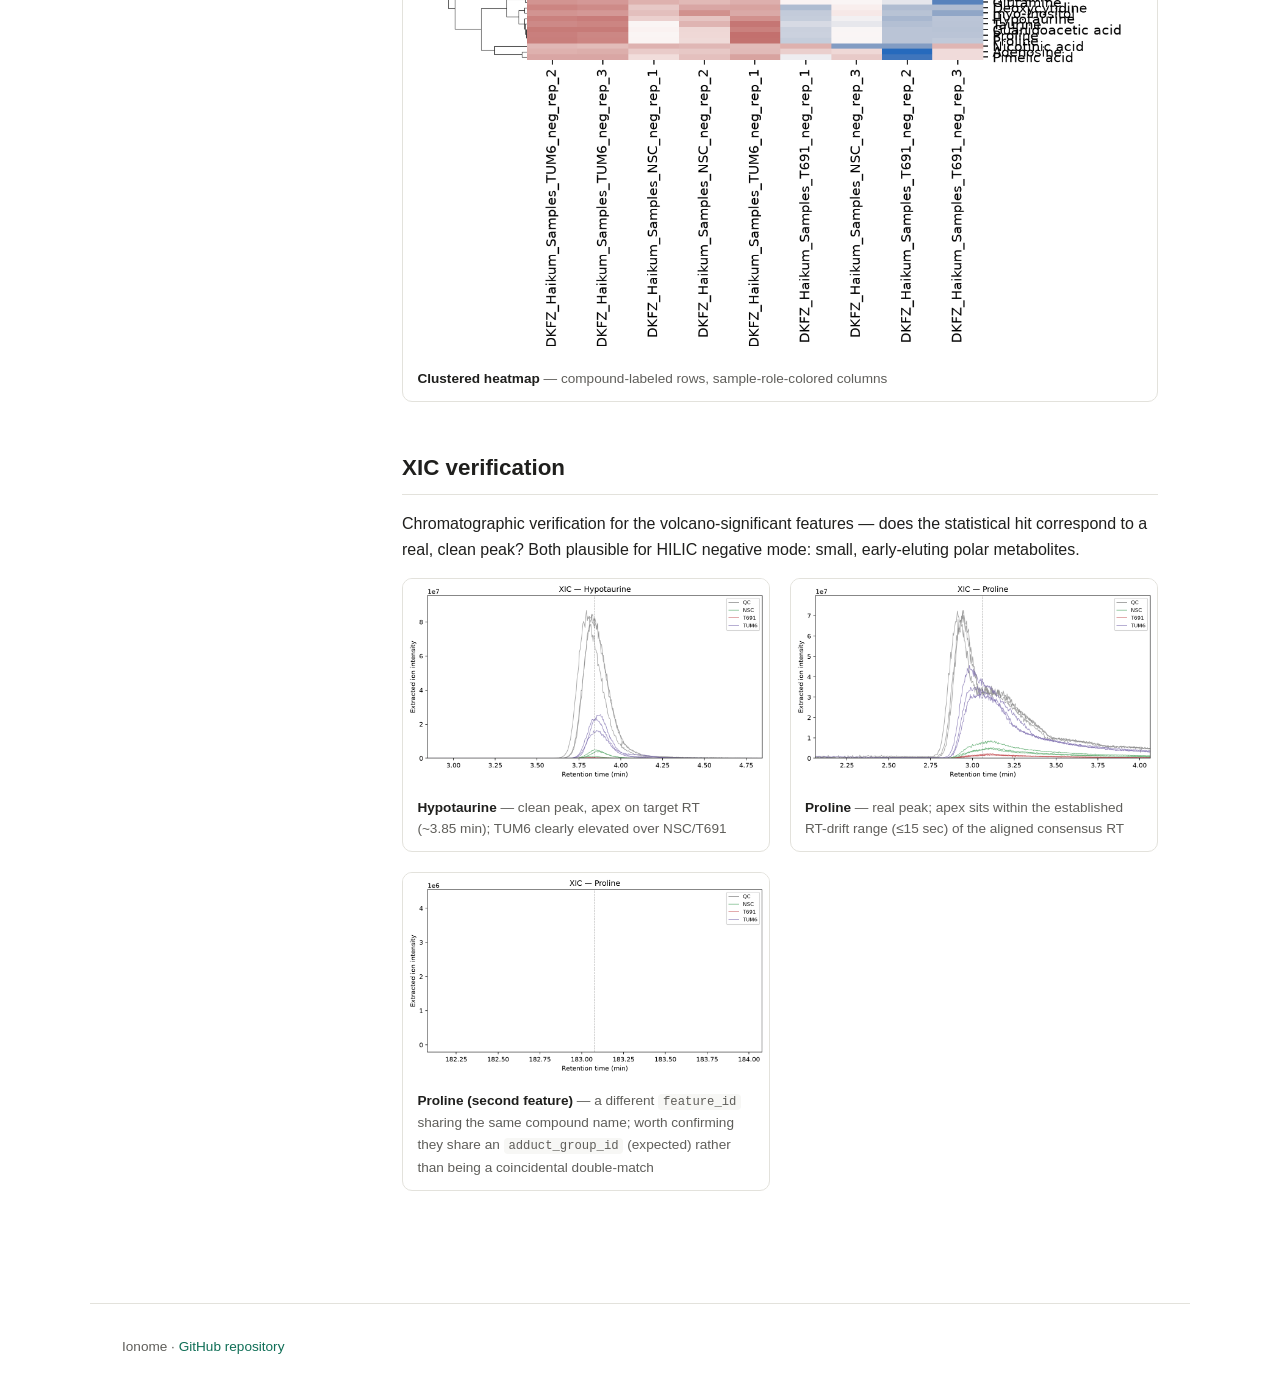
<file: docs/gallery.html>
<!DOCTYPE html>
<html lang="en">
<head>
<meta charset="UTF-8">
<meta name="viewport" content="width=device-width, initial-scale=1.0">
<title>Ionome &mdash; Gallery</title>
<link rel="stylesheet" href="css/style.css">
<link rel="icon" type="image/svg+xml" href="assets/icons/favicon.svg">
<link rel="icon" type="image/png" sizes="32x32" href="assets/icons/favicon-32x32.png">
<link rel="icon" type="image/png" sizes="16x16" href="assets/icons/favicon-16x16.png">
<link rel="apple-touch-icon" href="assets/icons/apple-touch-icon.png">
<link rel="alternate icon" href="favicon.ico">
</head>
<body>

<nav class="site-nav">
  <div class="site-nav-inner">
    <a href="index.html" class="brand"><img src="assets/icons/favicon.svg" alt=""> Ionome</a>
    <a href="index.html">Home</a>
    <a href="pipeline.html">Pipeline</a>
    <a href="background.html">Background</a>
    <a href="documentation.html">Documentation</a>
    <a href="stages.html">Stages</a>
    <a href="gallery.html" class="current">Gallery</a>
    <a href="development.html">Development</a>
    <a class="gh-link" href="https://github.com/YOUR_USERNAME/YOUR_REPO" title="TODO: replace with the real repo URL">GitHub &rarr;</a>
  </div>
</nav>

<header class="page-header">
  <h1>Gallery</h1>
  <p class="tagline">Real results from a public dataset, MetaboLights MTBLS1301 (negative-mode HILIC, 3 cell lines &times; 3 replicates + pooled QC). All plots and tables on this page were made from that study; group names are its sample labels.</p>
</header>

<div class="layout">
  <nav class="sidebar">
    <h4>Results</h4>
    <ul>
      <li><a href="#volcano">Volcano plots</a></li>
      <li><a href="#sensitivity">Replicate sensitivity check</a></li>
      <li><a href="#plsda">PLS-DA</a></li>
      <li><a href="#heatmap">Heatmap</a></li>
      <li><a href="#xic">XIC verification</a></li>
    </ul>
  </nav>

  <main>

    <section id="volcano">
      <h2>Volcano plots</h2>
      <p>
        Three pairwise comparisons across the non-QC cell lines. Welch's
        t-test + BH-FDR correction, <code>fc_threshold=1.0</code>,
        <code>fdr_threshold=0.05</code>. T691_vs_TUM6 is the strongest
        signal &mdash; and notably so: it has the <em>fewest</em> tested
        features of the three comparisons but by far the most hits,
        meaning the effect size is genuinely larger, not an artifact of
        which features happened to survive the presence filter.
      </p>
      <div class="gallery-grid">
        <div class="gallery-item">
          <img src="assets/results/volcano_NSC_vs_T691.png" alt="Volcano plot, NSC vs T691">
          <div class="caption"><strong>NSC vs T691</strong> &mdash; 1 significant feature</div>
        </div>
        <div class="gallery-item">
          <img src="assets/results/volcano_NSC_vs_TUM6.png" alt="Volcano plot, NSC vs TUM6">
          <div class="caption"><strong>NSC vs TUM6</strong> &mdash; 0 significant features</div>
        </div>
        <div class="gallery-item">
          <img src="assets/results/volcano_T691_vs_TUM6.png" alt="Volcano plot, T691 vs TUM6">
          <div class="caption"><strong>T691 vs TUM6</strong> &mdash; 14 significant features, the strongest signal</div>
        </div>
      </div>
    </section>

    <section id="sensitivity">
      <h2>Replicate sensitivity check</h2>
      <p>
        The heatmap (below) showed TUM6_rep_1 clustering apart from its own
        replicate group. Investigation found a real, quantifiable technical
        difference: rep_1 had the <em>fewest</em> detected features
        (4611, ~5&ndash;7% below its siblings) but the <em>highest</em> total
        intensity (~10&ndash;28% above them) &mdash; consistent with a mild
        ion-suppression/matrix effect, not a data-quality failure. RT range,
        m/z range, and TIC shape were all normal.
      </p>
      <p>
        To check whether this was inflating the T691_vs_TUM6 signal, that
        comparison was re-run with TUM6_rep_1 excluded (n=2):
      </p>
      <table class="diff-table">
        <tr><th></th><th>Full (n=3)</th><th>rep_1 excluded (n=2)</th></tr>
        <tr><td>NSC_vs_T691</td><td>1 significant</td><td>1 significant &mdash; unchanged</td></tr>
        <tr><td>NSC_vs_TUM6</td><td>0 significant</td><td>0 significant &mdash; unchanged</td></tr>
        <tr><td>T691_vs_TUM6</td><td>14 significant</td><td>4 significant &mdash; ~29% survival</td></tr>
      </table>
    </section>

    <section id="plsda">
      <h2>PLS-DA</h2>
      <p>Independent line of evidence for the same signal: clean 3-way separation of NSC/T691/TUM6, validated with leave-one-out cross-validation and a permutation test rather than just eyeballing the score plot (PLS-DA will find <em>some</em> separating direction even in noise at small n).</p>
      <div class="gallery-grid">
        <div class="gallery-item">
          <img src="assets/results/plsda_scores.png" alt="PLS-DA score plot">
          <div class="caption"><strong>PLS-DA scores</strong> &mdash; NSC, T691, TUM6 separate cleanly on components 1&ndash;2</div>
        </div>
      </div>
    </section>

    <section id="heatmap">
      <h2>Heatmap</h2>
      <p>Top-variance library-matched features, row z-scored, hierarchically clustered on both axes. TUM6_rep_1's separate branch is what triggered the sensitivity investigation above.</p>
      <div class="gallery-grid">
        <div class="gallery-item">
          <img src="assets/results/heatmap_clustered.png" alt="Clustered heatmap of library-matched features">
          <div class="caption"><strong>Clustered heatmap</strong> &mdash; compound-labeled rows, sample-role-colored columns</div>
        </div>
      </div>
    </section>

    <section id="xic">
      <h2>XIC verification</h2>
      <p>
        Chromatographic verification for the volcano-significant features
        &mdash; does the statistical hit correspond to a real, clean peak?
        Both plausible for HILIC negative mode: small, early-eluting polar
        metabolites.
      </p>
      <div class="gallery-grid">
        <div class="gallery-item">
          <img src="assets/results/xic_1312_Hypotaurine.png" alt="XIC for Hypotaurine">
          <div class="caption"><strong>Hypotaurine</strong> &mdash; clean peak, apex on target RT (~3.85&nbsp;min); TUM6 clearly elevated over NSC/T691</div>
        </div>
        <div class="gallery-item">
          <img src="assets/results/xic_1867_Proline.png" alt="XIC for Proline">
          <div class="caption"><strong>Proline</strong> &mdash; real peak; apex sits within the established RT-drift range (&le;15&nbsp;sec) of the aligned consensus RT</div>
        </div>
        <div class="gallery-item">
          <img src="assets/results/xic_1952_Proline.png" alt="XIC for a second Proline-labeled feature">
          <div class="caption"><strong>Proline (second feature)</strong> &mdash; a different <code>feature_id</code> sharing the same compound name; worth confirming they share an <code>adduct_group_id</code> (expected) rather than being a coincidental double-match</div>
        </div>
      </div>
    </section>

  </main>
</div>


<footer>
  Ionome &middot; <a href="https://github.com/YOUR_USERNAME/YOUR_REPO" title="TODO: replace with the real repo URL">GitHub repository</a>
</footer>

<script src="js/main.js"></script>
</body>
</html>
</file>
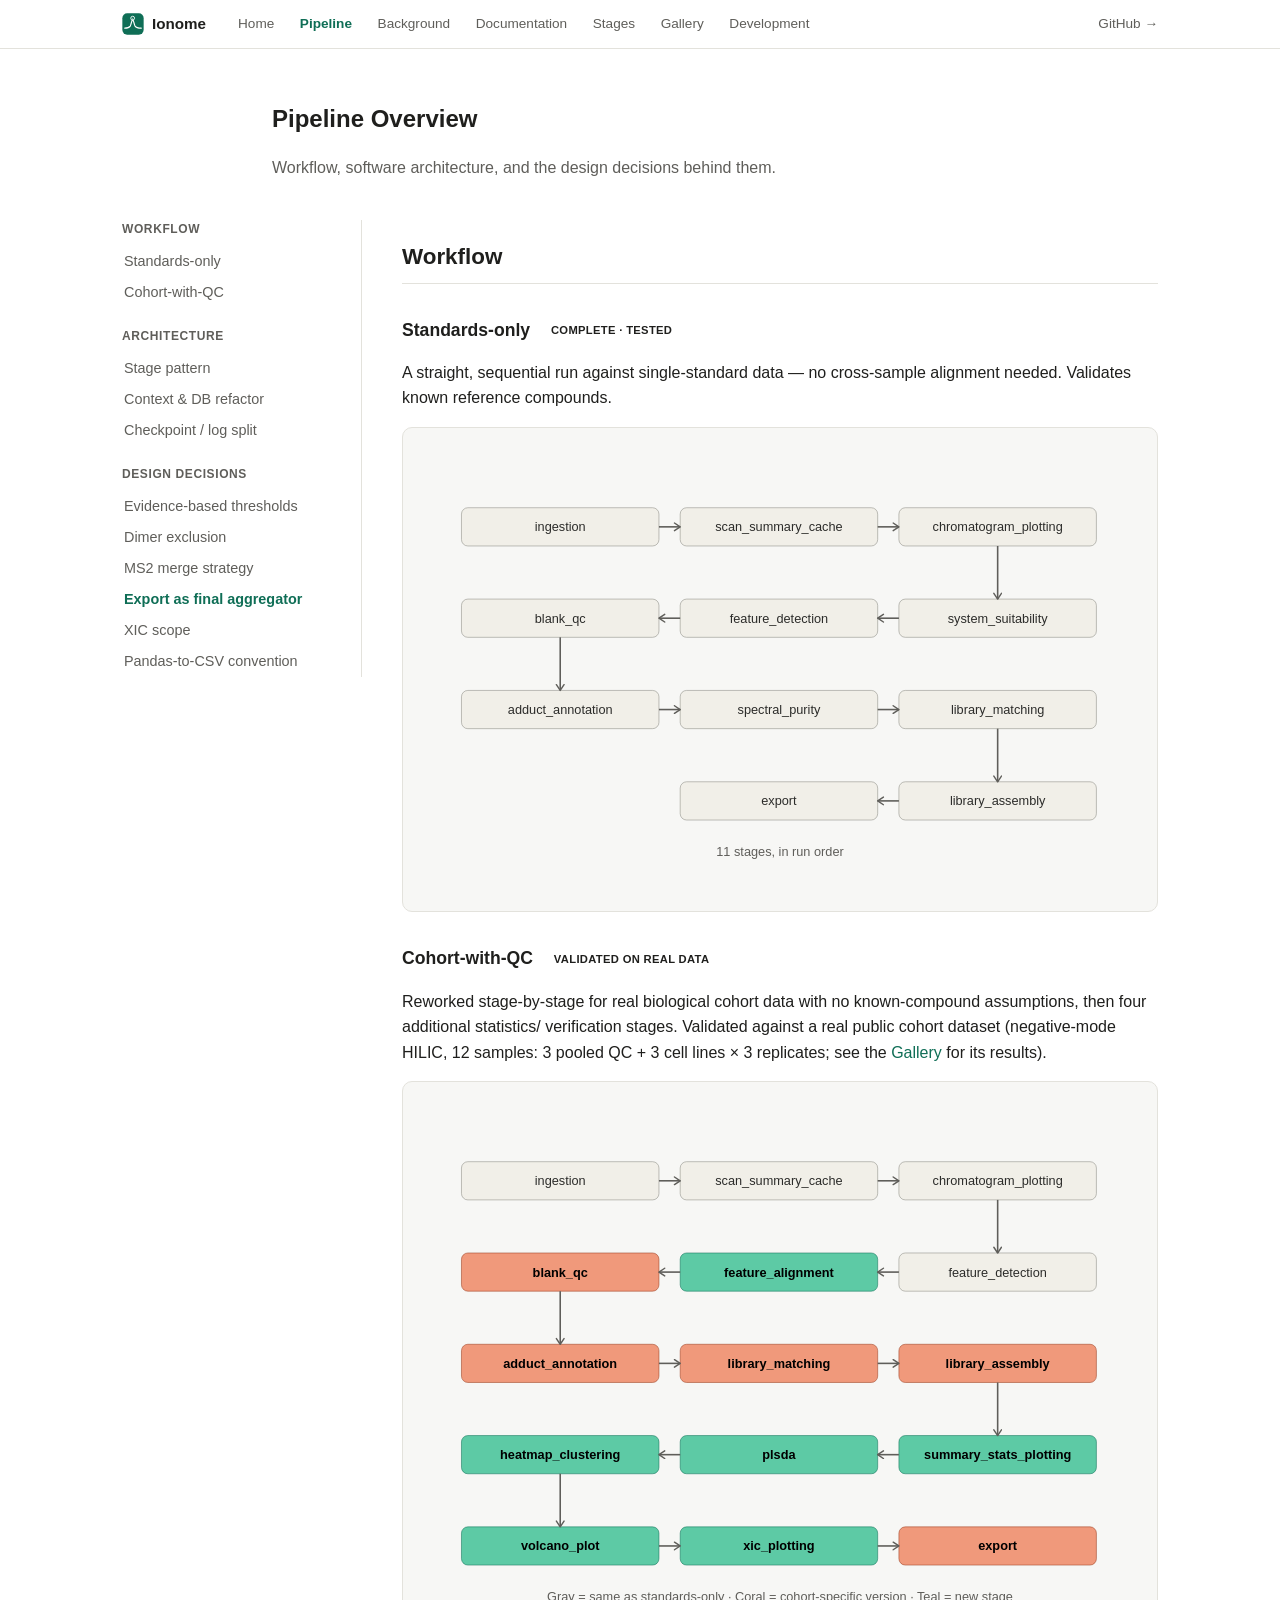
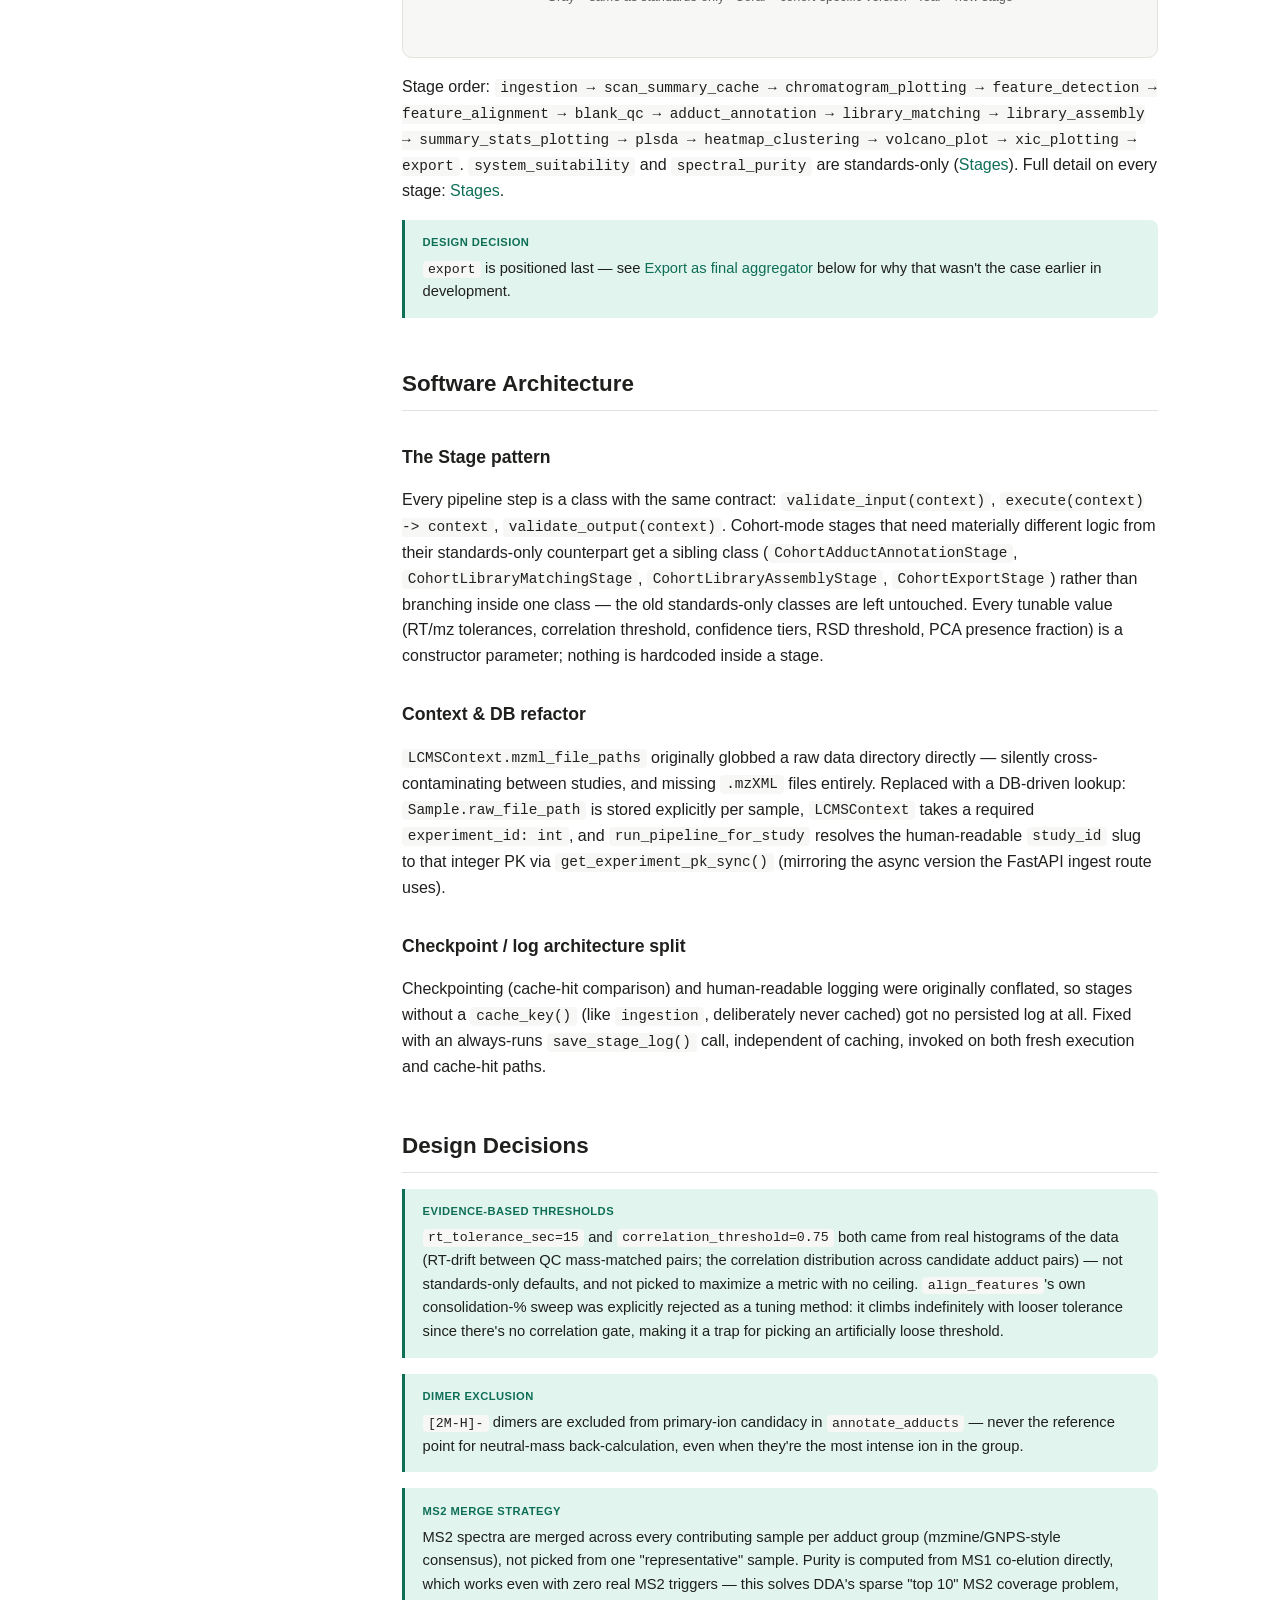
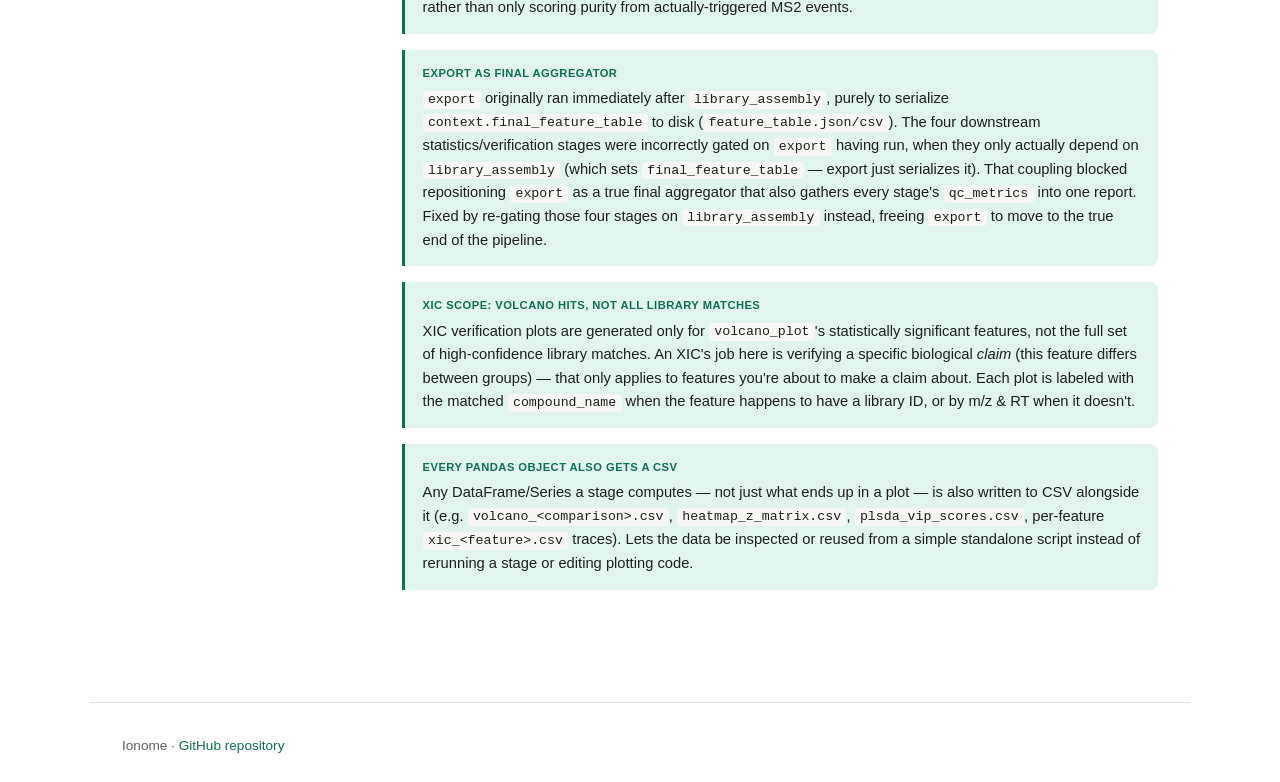
<file: docs/pipeline.html>
<!DOCTYPE html>
<html lang="en">
<head>
<meta charset="UTF-8">
<meta name="viewport" content="width=device-width, initial-scale=1.0">
<title>Ionome &mdash; Pipeline Overview</title>
<link rel="stylesheet" href="css/style.css">
<link rel="icon" type="image/svg+xml" href="assets/icons/favicon.svg">
<link rel="icon" type="image/png" sizes="32x32" href="assets/icons/favicon-32x32.png">
<link rel="icon" type="image/png" sizes="16x16" href="assets/icons/favicon-16x16.png">
<link rel="apple-touch-icon" href="assets/icons/apple-touch-icon.png">
<link rel="alternate icon" href="favicon.ico">
</head>
<body>

<nav class="site-nav">
  <div class="site-nav-inner">
    <a href="index.html" class="brand"><img src="assets/icons/favicon.svg" alt=""> Ionome</a>
    <a href="index.html">Home</a>
    <a href="pipeline.html" class="current">Pipeline</a>
    <a href="background.html">Background</a>
    <a href="documentation.html">Documentation</a>
    <a href="stages.html">Stages</a>
    <a href="gallery.html">Gallery</a>
    <a href="development.html">Development</a>
    <a class="gh-link" href="https://github.com/YOUR_USERNAME/YOUR_REPO" title="TODO: replace with the real repo URL">GitHub &rarr;</a>
  </div>
</nav>

<header class="page-header">
  <h1>Pipeline Overview</h1>
  <p class="tagline">Workflow, software architecture, and the design decisions behind them.</p>
</header>

<div class="layout">
  <nav class="sidebar">
    <h4>Workflow</h4>
    <ul>
      <li><a href="#workflow-standards-only">Standards-only</a></li>
      <li><a href="#workflow-cohort-with-qc">Cohort-with-QC</a></li>
    </ul>
    <h4>Architecture</h4>
    <ul>
      <li><a href="#arch-stage-pattern">Stage pattern</a></li>
      <li><a href="#arch-context-db">Context &amp; DB refactor</a></li>
      <li><a href="#arch-checkpoint-log">Checkpoint / log split</a></li>
    </ul>
    <h4>Design Decisions</h4>
    <ul>
      <li><a href="#dd-thresholds">Evidence-based thresholds</a></li>
      <li><a href="#dd-dimers">Dimer exclusion</a></li>
      <li><a href="#dd-ms2">MS2 merge strategy</a></li>
      <li><a href="#dd-export">Export as final aggregator</a></li>
      <li><a href="#dd-xic-scope">XIC scope</a></li>
      <li><a href="#dd-csv">Pandas-to-CSV convention</a></li>
    </ul>
  </nav>

  <main>

    <section id="workflow">
      <h2>Workflow</h2>

      <h3 id="workflow-standards-only">Standards-only <span class="badge">complete &middot; tested</span></h3>
      <p>A straight, sequential run against single-standard data &mdash; no cross-sample alignment needed. Validates known reference compounds.</p>
      <div class="diagram-card">
        <img src="assets/diagrams/standards_only_pipeline.svg" alt="Standards-only pipeline: ingestion through export" style="width:100%">
      </div>

      <h3 id="workflow-cohort-with-qc">Cohort-with-QC <span class="badge">validated on real data</span></h3>
      <p>
        Reworked stage-by-stage for real biological cohort data with no
        known-compound assumptions, then four additional statistics/
        verification stages. Validated against a real public cohort dataset
        (negative-mode HILIC, 12 samples: 3 pooled QC + 3 cell lines
        &times; 3 replicates; see the <a href="gallery.html">Gallery</a> for its results).
      </p>
      <div class="diagram-card">
        <img src="assets/diagrams/cohort_with_qc_pipeline.svg" alt="Cohort-with-QC pipeline: 15 stages" style="width:100%">
      </div>
      <p>
        Stage order: <code>ingestion &rarr; scan_summary_cache &rarr;
        chromatogram_plotting &rarr; feature_detection &rarr; feature_alignment
        &rarr; blank_qc &rarr; adduct_annotation &rarr; library_matching &rarr;
        library_assembly &rarr; summary_stats_plotting &rarr; plsda &rarr;
        heatmap_clustering &rarr; volcano_plot &rarr; xic_plotting &rarr; export</code>.
        <code>system_suitability</code> and <code>spectral_purity</code> are
        standards-only (<a href="stages.html#standards-only-stages">Stages</a>).
        Full detail on every stage: <a href="stages.html">Stages</a>.
      </p>
      <div class="decision">
        <span class="decision-label">Design decision</span>
        <code>export</code> is positioned last &mdash; see
        <a href="#dd-export">Export as final aggregator</a> below for why
        that wasn't the case earlier in development.
      </div>
    </section>

    <section id="architecture">
      <h2>Software Architecture</h2>

      <h3 id="arch-stage-pattern">The Stage pattern</h3>
      <p>
        Every pipeline step is a class with the same contract:
        <code>validate_input(context)</code>, <code>execute(context) -&gt;
        context</code>, <code>validate_output(context)</code>. Cohort-mode
        stages that need materially different logic from their
        standards-only counterpart get a sibling class
        (<code>CohortAdductAnnotationStage</code>,
        <code>CohortLibraryMatchingStage</code>,
        <code>CohortLibraryAssemblyStage</code>,
        <code>CohortExportStage</code>) rather than branching inside one
        class &mdash; the old standards-only classes are left untouched.
        Every tunable value (RT/mz tolerances, correlation threshold,
        confidence tiers, RSD threshold, PCA presence fraction) is a
        constructor parameter; nothing is hardcoded inside a stage.
      </p>

      <h3 id="arch-context-db">Context &amp; DB refactor</h3>
      <p>
        <code>LCMSContext.mzml_file_paths</code> originally globbed a raw
        data directory directly &mdash; silently cross-contaminating between
        studies, and missing <code>.mzXML</code> files entirely. Replaced
        with a DB-driven lookup: <code>Sample.raw_file_path</code> is stored
        explicitly per sample, <code>LCMSContext</code> takes a required
        <code>experiment_id: int</code>, and <code>run_pipeline_for_study</code>
        resolves the human-readable <code>study_id</code> slug to that
        integer PK via <code>get_experiment_pk_sync()</code> (mirroring the
        async version the FastAPI ingest route uses).
      </p>

      <h3 id="arch-checkpoint-log">Checkpoint / log architecture split</h3>
      <p>
        Checkpointing (cache-hit comparison) and human-readable logging were
        originally conflated, so stages without a <code>cache_key()</code>
        (like <code>ingestion</code>, deliberately never cached) got no
        persisted log at all. Fixed with an always-runs
        <code>save_stage_log()</code> call, independent of caching, invoked
        on both fresh execution and cache-hit paths.
      </p>
    </section>

    <section id="design-decisions">
      <h2>Design Decisions</h2>

      <div class="decision" id="dd-thresholds">
        <span class="decision-label">Evidence-based thresholds</span>
        <code>rt_tolerance_sec=15</code> and <code>correlation_threshold=0.75</code>
        both came from real histograms of the data (RT-drift between QC
        mass-matched pairs; the correlation distribution across candidate
        adduct pairs) &mdash; not standards-only defaults, and not picked to
        maximize a metric with no ceiling. <code>align_features</code>'s own
        consolidation-% sweep was explicitly rejected as a tuning method: it
        climbs indefinitely with looser tolerance since there's no
        correlation gate, making it a trap for picking an artificially loose
        threshold.
      </div>

      <div class="decision" id="dd-dimers">
        <span class="decision-label">Dimer exclusion</span>
        <code>[2M-H]-</code> dimers are excluded from primary-ion candidacy in
        <code>annotate_adducts</code> &mdash; never the reference point for
        neutral-mass back-calculation, even when they're the most intense
        ion in the group.
      </div>

      <div class="decision" id="dd-ms2">
        <span class="decision-label">MS2 merge strategy</span>
        MS2 spectra are merged across every contributing sample per adduct
        group (mzmine/GNPS-style consensus), not picked from one
        "representative" sample. Purity is computed from MS1 co-elution
        directly, which works even with zero real MS2 triggers &mdash; this
        solves DDA's sparse "top 10" MS2 coverage problem, rather than only
        scoring purity from actually-triggered MS2 events.
      </div>

      <div class="decision" id="dd-export">
        <span class="decision-label">Export as final aggregator</span>
        <code>export</code> originally ran immediately after
        <code>library_assembly</code>, purely to serialize
        <code>context.final_feature_table</code> to disk
        (<code>feature_table.json/csv</code>). The four downstream
        statistics/verification stages were incorrectly gated on
        <code>export</code> having run, when they only actually depend on
        <code>library_assembly</code> (which sets
        <code>final_feature_table</code> &mdash; export just serializes it).
        That coupling blocked repositioning <code>export</code> as a true
        final aggregator that also gathers every stage's <code>qc_metrics</code>
        into one report. Fixed by re-gating those four stages on
        <code>library_assembly</code> instead, freeing <code>export</code> to
        move to the true end of the pipeline.
      </div>

      <div class="decision" id="dd-xic-scope">
        <span class="decision-label">XIC scope: volcano hits, not all library matches</span>
        XIC verification plots are generated only for
        <code>volcano_plot</code>'s statistically significant features, not
        the full set of high-confidence library matches. An XIC's job here
        is verifying a specific biological <em>claim</em> (this feature
        differs between groups) &mdash; that only applies to features you're
        about to make a claim about. Each plot is labeled with the matched
        <code>compound_name</code> when the feature happens to have a
        library ID, or by m/z &amp; RT when it doesn't.
      </div>

      <div class="decision" id="dd-csv">
        <span class="decision-label">Every pandas object also gets a CSV</span>
        Any DataFrame/Series a stage computes &mdash; not just what ends up
        in a plot &mdash; is also written to CSV alongside it (e.g.
        <code>volcano_&lt;comparison&gt;.csv</code>,
        <code>heatmap_z_matrix.csv</code>, <code>plsda_vip_scores.csv</code>,
        per-feature <code>xic_&lt;feature&gt;.csv</code> traces). Lets the
        data be inspected or reused from a simple standalone script instead
        of rerunning a stage or editing plotting code.
      </div>

    </section>

  </main>
</div>


<footer>
  Ionome &middot; <a href="https://github.com/YOUR_USERNAME/YOUR_REPO" title="TODO: replace with the real repo URL">GitHub repository</a>
</footer>

<script src="js/main.js"></script>
</body>
</html>
</file>
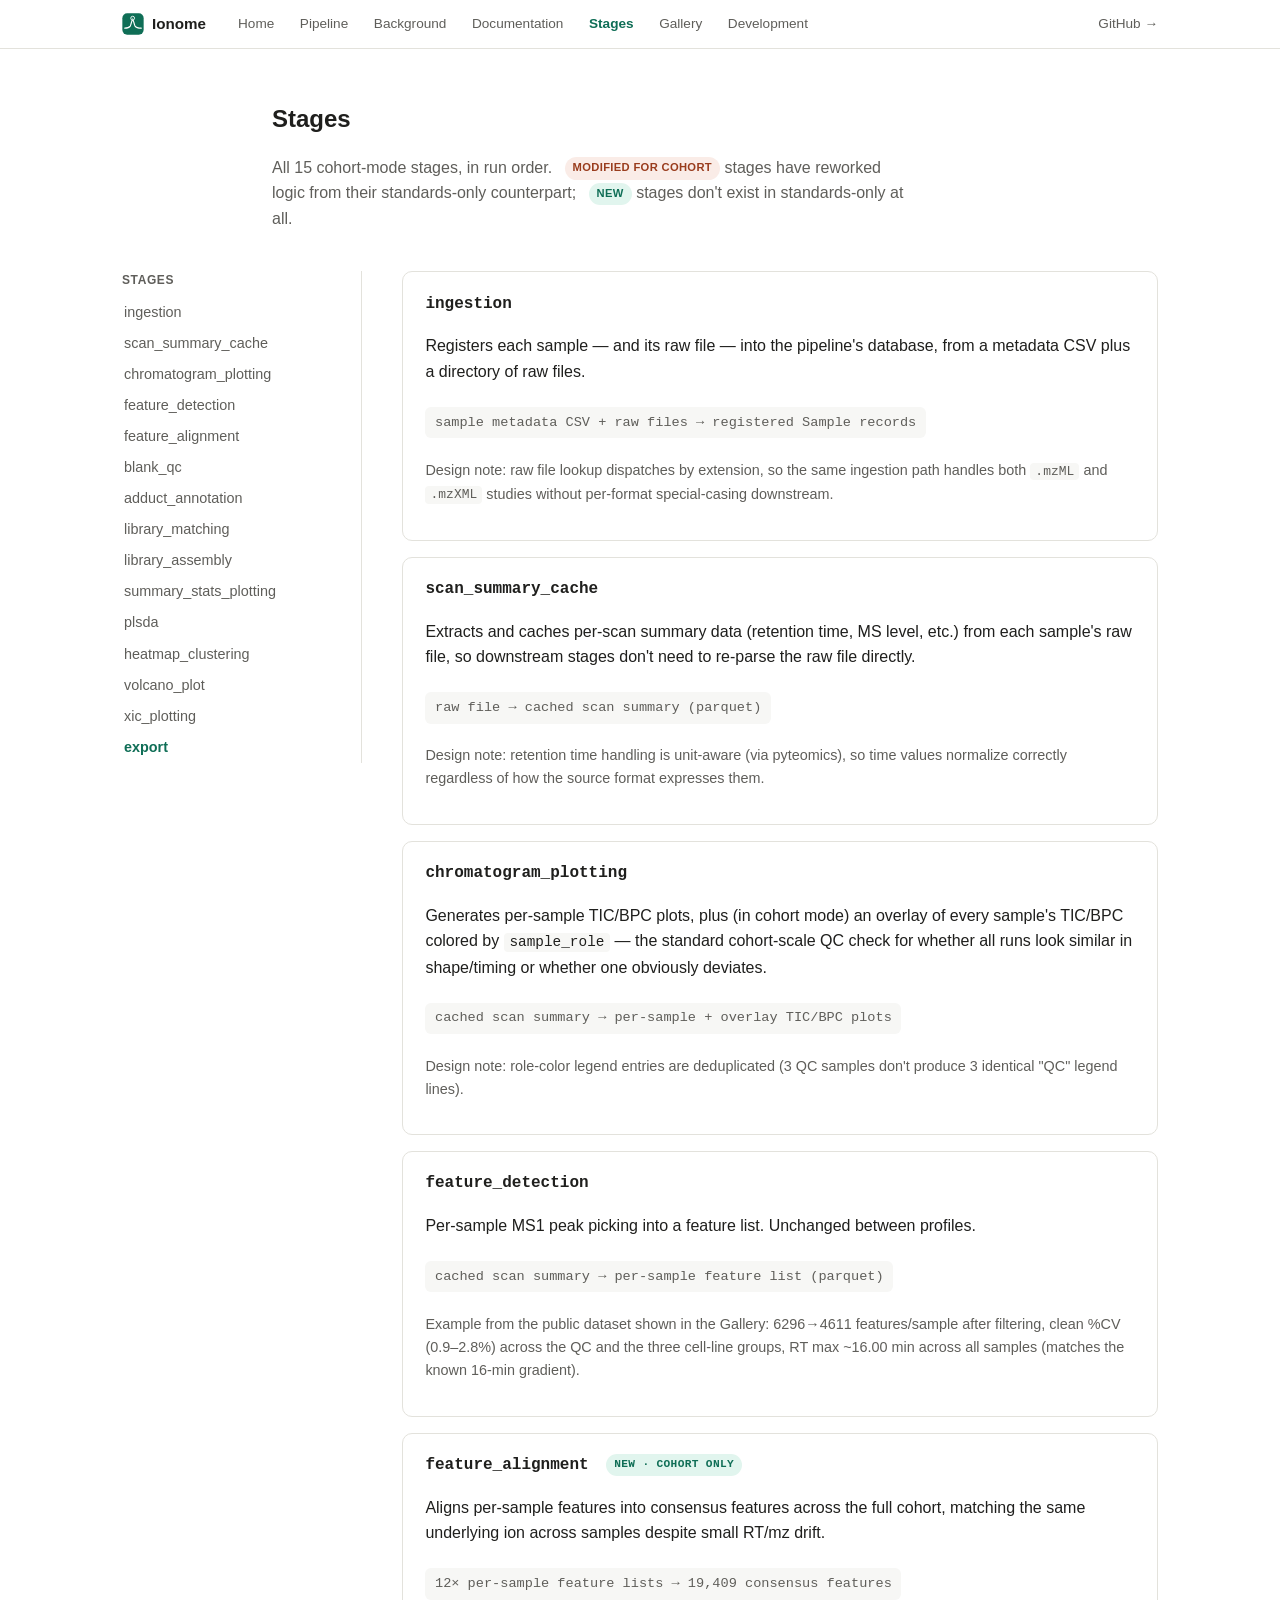
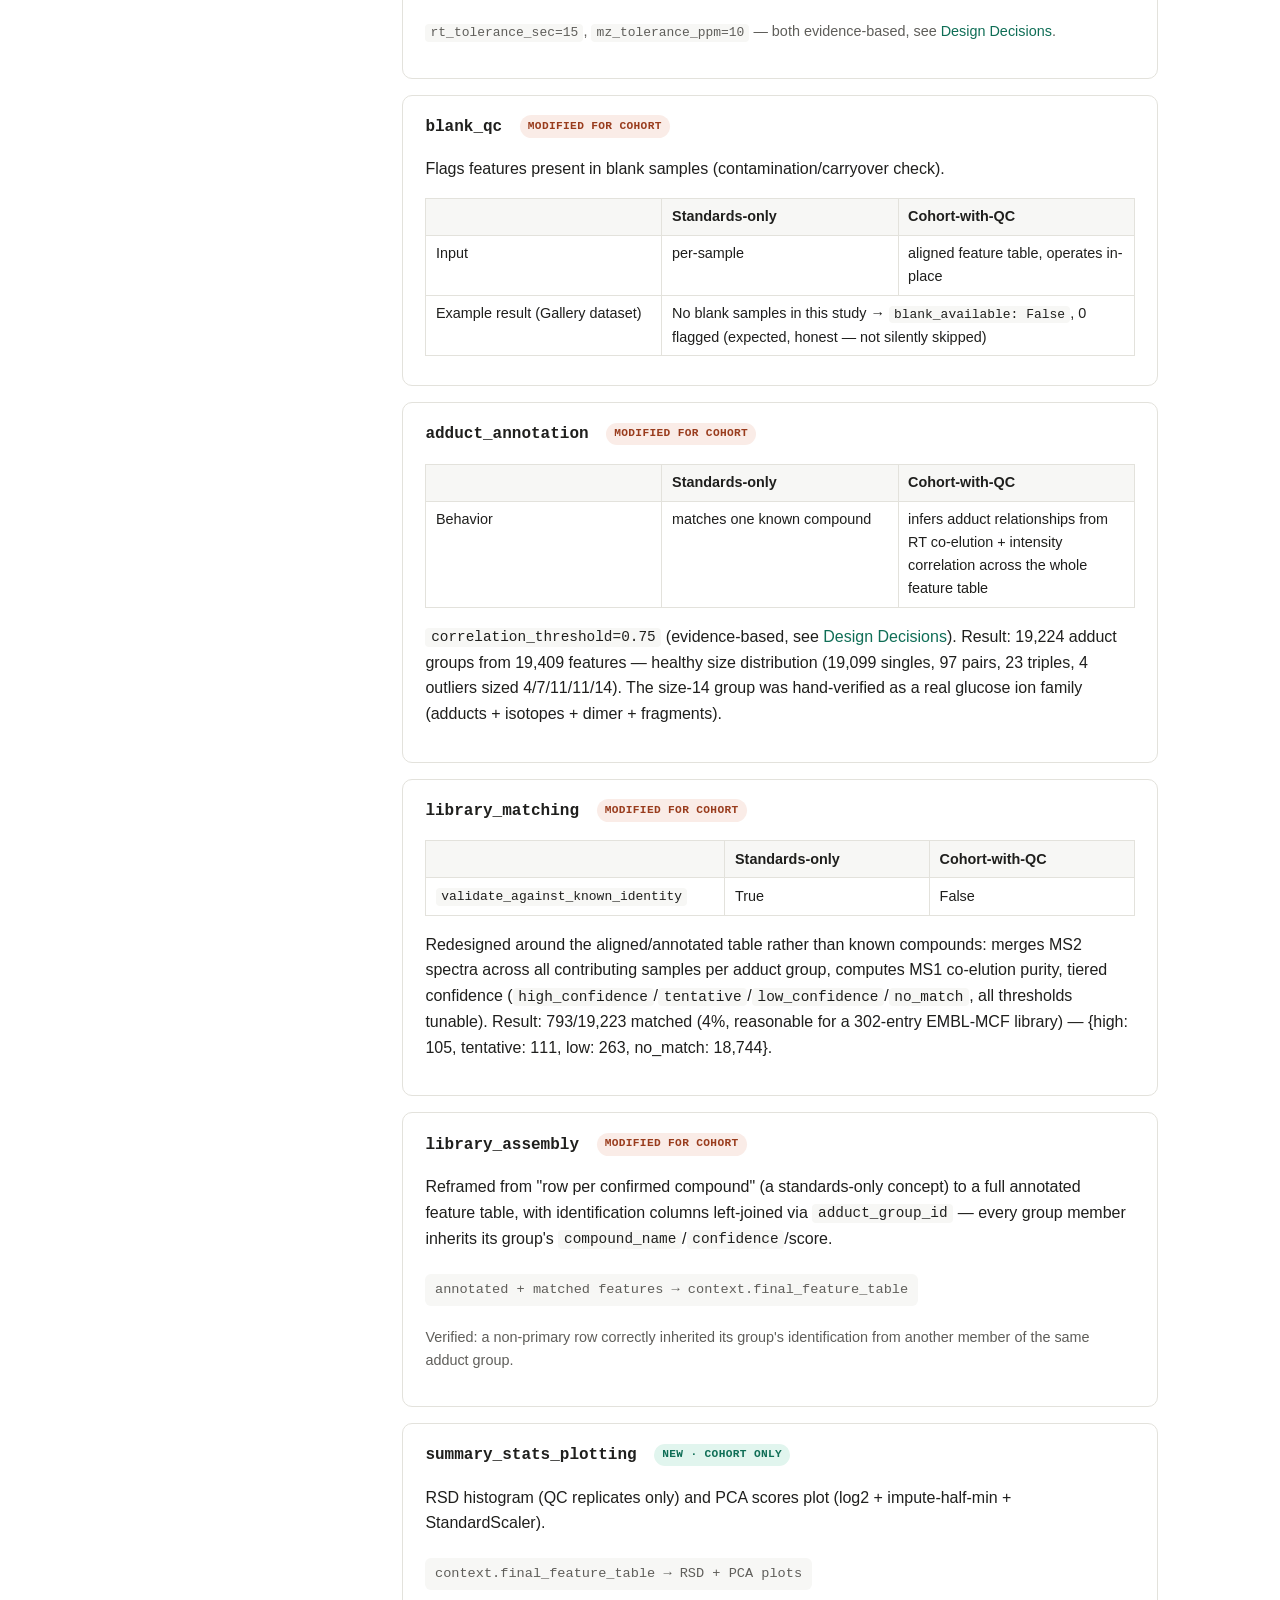
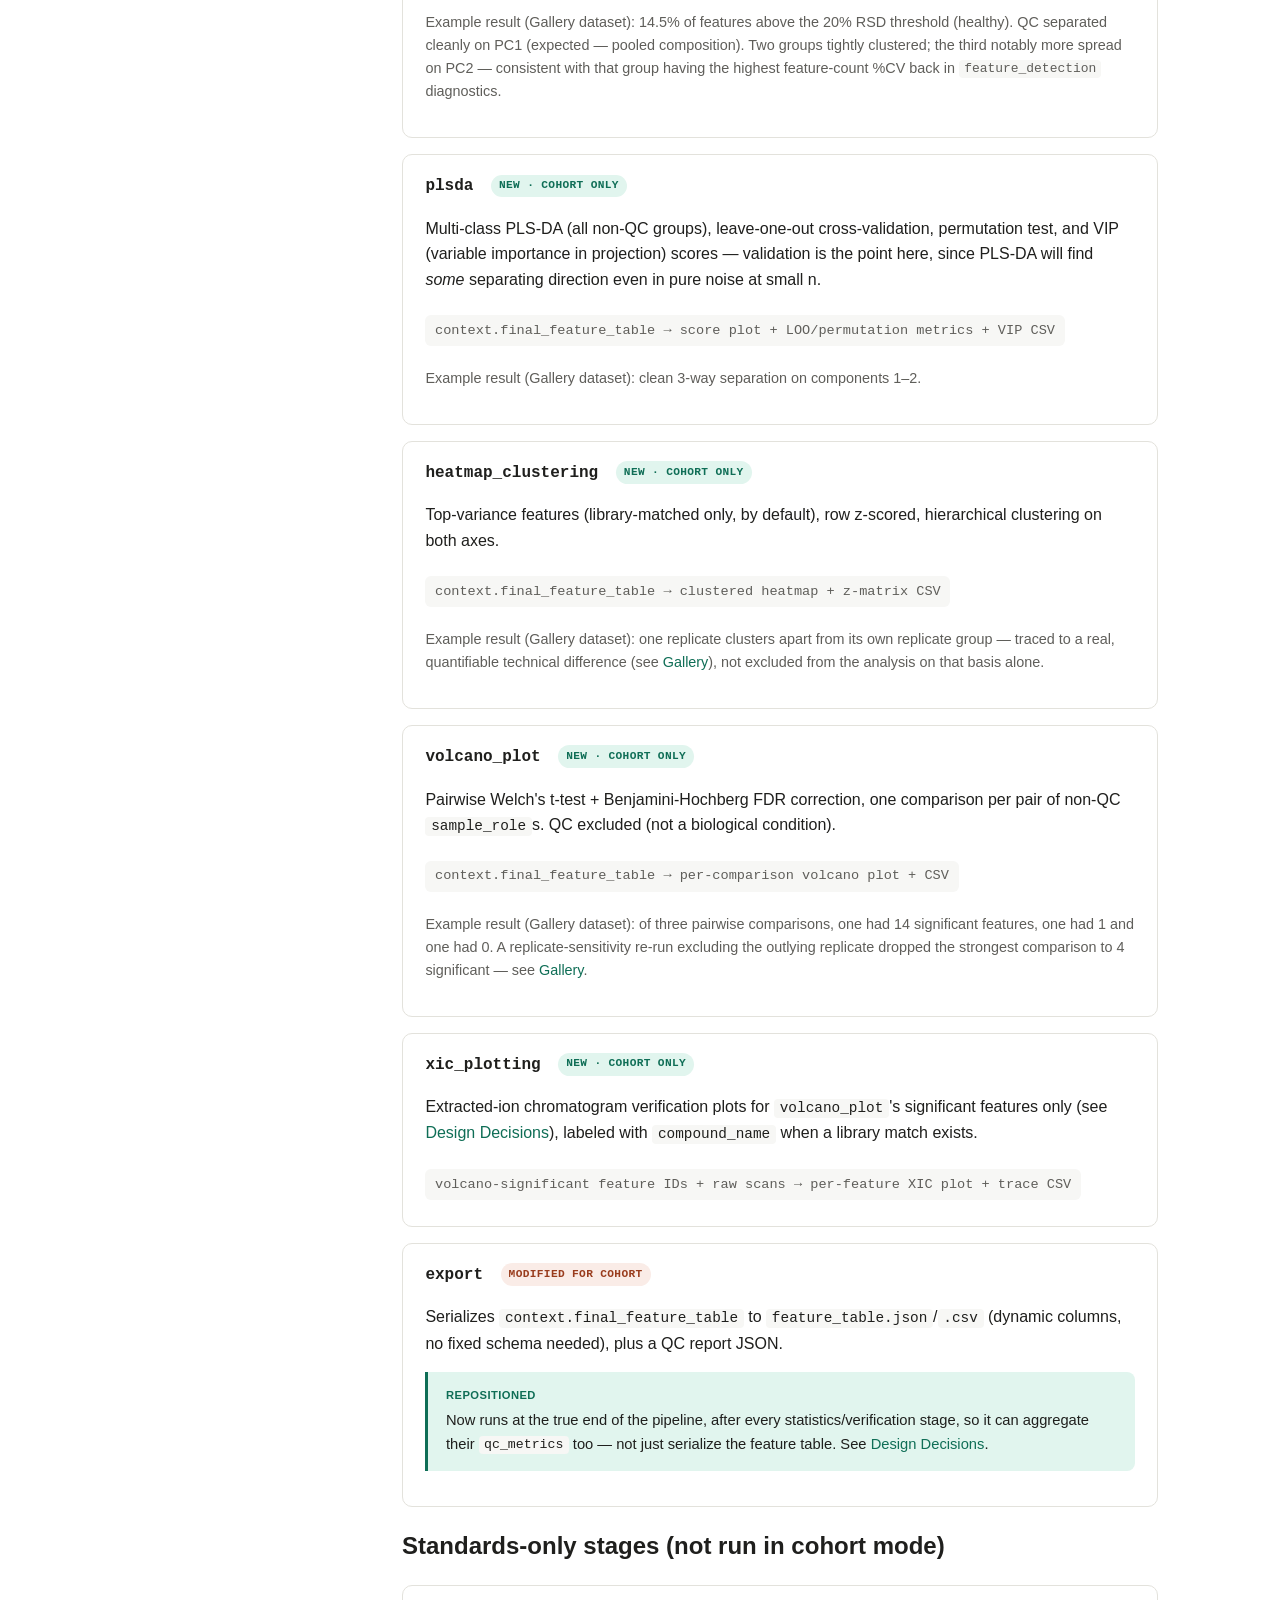
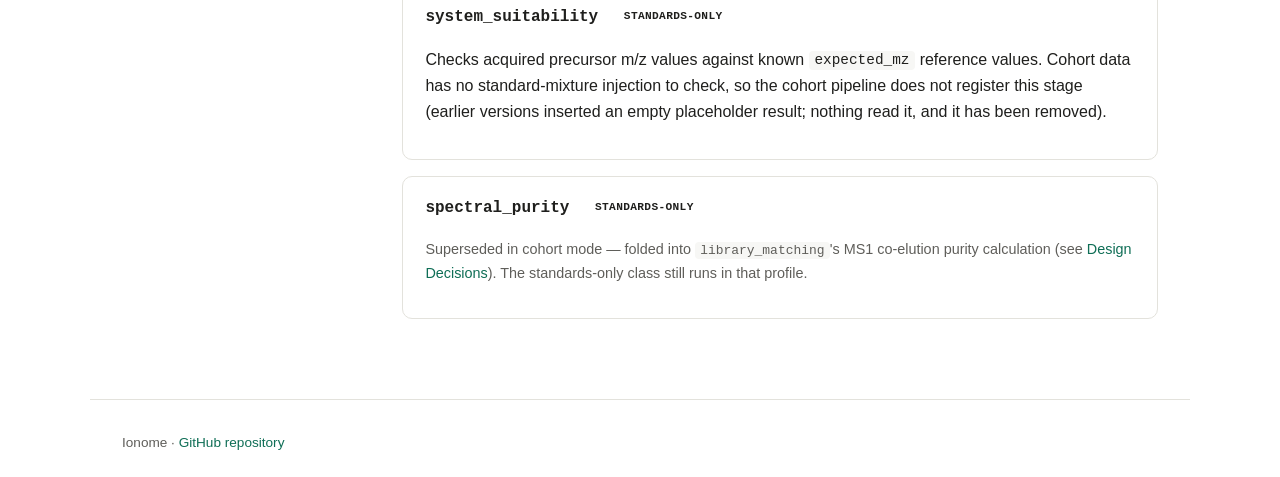
<file: docs/stages.html>
<!DOCTYPE html>
<html lang="en">
<head>
<meta charset="UTF-8">
<meta name="viewport" content="width=device-width, initial-scale=1.0">
<title>Ionome &mdash; Stages</title>
<link rel="stylesheet" href="css/style.css">
<link rel="icon" type="image/svg+xml" href="assets/icons/favicon.svg">
<link rel="icon" type="image/png" sizes="32x32" href="assets/icons/favicon-32x32.png">
<link rel="icon" type="image/png" sizes="16x16" href="assets/icons/favicon-16x16.png">
<link rel="apple-touch-icon" href="assets/icons/apple-touch-icon.png">
<link rel="alternate icon" href="favicon.ico">
</head>
<body>

<nav class="site-nav">
  <div class="site-nav-inner">
    <a href="index.html" class="brand"><img src="assets/icons/favicon.svg" alt=""> Ionome</a>
    <a href="index.html">Home</a>
    <a href="pipeline.html">Pipeline</a>
    <a href="background.html">Background</a>
    <a href="documentation.html">Documentation</a>
    <a href="stages.html" class="current">Stages</a>
    <a href="gallery.html">Gallery</a>
    <a href="development.html">Development</a>
    <a class="gh-link" href="https://github.com/YOUR_USERNAME/YOUR_REPO" title="TODO: replace with the real repo URL">GitHub &rarr;</a>
  </div>
</nav>

<header class="page-header">
  <h1>Stages</h1>
  <p class="tagline">All 15 cohort-mode stages, in run order. <span class="badge modified">modified for cohort</span> stages have reworked logic from their standards-only counterpart; <span class="badge new">new</span> stages don't exist in standards-only at all.</p>
</header>

<div class="layout">
  <nav class="sidebar">
    <h4>Stages</h4>
    <ul>
      <li><a href="#stage-ingestion">ingestion</a></li>
      <li><a href="#stage-scan-summary-cache">scan_summary_cache</a></li>
      <li><a href="#stage-chromatogram-plotting">chromatogram_plotting</a></li>
      <li><a href="#stage-feature-detection">feature_detection</a></li>
      <li><a href="#stage-feature-alignment">feature_alignment</a></li>
      <li><a href="#stage-blank-qc">blank_qc</a></li>
      <li><a href="#stage-adduct-annotation">adduct_annotation</a></li>
      <li><a href="#stage-library-matching">library_matching</a></li>
      <li><a href="#stage-library-assembly">library_assembly</a></li>
      <li><a href="#stage-summary-stats-plotting">summary_stats_plotting</a></li>
      <li><a href="#stage-plsda">plsda</a></li>
      <li><a href="#stage-heatmap-clustering">heatmap_clustering</a></li>
      <li><a href="#stage-volcano-plot">volcano_plot</a></li>
      <li><a href="#stage-xic-plotting">xic_plotting</a></li>
      <li><a href="#stage-export">export</a></li>
    </ul>
  </nav>

  <main>

    <div class="stage" id="stage-ingestion">
      <h3>ingestion</h3>
      <p>Registers each sample &mdash; and its raw file &mdash; into the pipeline's database, from a metadata CSV plus a directory of raw files.</p>
      <div class="io">sample metadata CSV + raw files &rarr; registered Sample records</div>
      <p class="note">Design note: raw file lookup dispatches by extension, so the same ingestion path handles both <code>.mzML</code> and <code>.mzXML</code> studies without per-format special-casing downstream.</p>
    </div>

    <div class="stage" id="stage-scan-summary-cache">
      <h3>scan_summary_cache</h3>
      <p>Extracts and caches per-scan summary data (retention time, MS level, etc.) from each sample's raw file, so downstream stages don't need to re-parse the raw file directly.</p>
      <div class="io">raw file &rarr; cached scan summary (parquet)</div>
      <p class="note">Design note: retention time handling is unit-aware (via pyteomics), so time values normalize correctly regardless of how the source format expresses them.</p>
    </div>

    <div class="stage" id="stage-chromatogram-plotting">
      <h3>chromatogram_plotting</h3>
      <p>Generates per-sample TIC/BPC plots, plus (in cohort mode) an overlay of every sample's TIC/BPC colored by <code>sample_role</code> &mdash; the standard cohort-scale QC check for whether all runs look similar in shape/timing or whether one obviously deviates.</p>
      <div class="io">cached scan summary &rarr; per-sample + overlay TIC/BPC plots</div>
      <p class="note">Design note: role-color legend entries are deduplicated (3 QC samples don't produce 3 identical "QC" legend lines).</p>
    </div>

    <div class="stage" id="stage-feature-detection">
      <h3>feature_detection</h3>
      <p>Per-sample MS1 peak picking into a feature list. Unchanged between profiles.</p>
      <div class="io">cached scan summary &rarr; per-sample feature list (parquet)</div>
      <p class="note">Example from the public dataset shown in the Gallery: 6296&rarr;4611 features/sample after filtering, clean %CV (0.9&ndash;2.8%) across the QC and the three cell-line groups, RT max ~16.00&nbsp;min across all samples (matches the known 16-min gradient).</p>
    </div>

    <div class="stage" id="stage-feature-alignment">
      <h3>feature_alignment <span class="badge new">new &middot; cohort only</span></h3>
      <p>Aligns per-sample features into consensus features across the full cohort, matching the same underlying ion across samples despite small RT/mz drift.</p>
      <div class="io">12&times; per-sample feature lists &rarr; 19,409 consensus features</div>
      <p class="note"><code>rt_tolerance_sec=15</code>, <code>mz_tolerance_ppm=10</code> &mdash; both evidence-based, see <a href="pipeline.html#dd-thresholds">Design Decisions</a>.</p>
    </div>

    <div class="stage" id="stage-blank-qc">
      <h3>blank_qc <span class="badge modified">modified for cohort</span></h3>
      <p>Flags features present in blank samples (contamination/carryover check).</p>
      <table class="diff-table">
        <tr><th></th><th>Standards-only</th><th>Cohort-with-QC</th></tr>
        <tr><td>Input</td><td>per-sample</td><td>aligned feature table, operates in-place</td></tr>
        <tr><td>Example result (Gallery dataset)</td><td colspan="2">No blank samples in this study &rarr; <code>blank_available: False</code>, 0 flagged (expected, honest &mdash; not silently skipped)</td></tr>
      </table>
    </div>

    <div class="stage" id="stage-adduct-annotation">
      <h3>adduct_annotation <span class="badge modified">modified for cohort</span></h3>
      <table class="diff-table">
        <tr><th></th><th>Standards-only</th><th>Cohort-with-QC</th></tr>
        <tr><td>Behavior</td><td>matches one known compound</td><td>infers adduct relationships from RT co-elution + intensity correlation across the whole feature table</td></tr>
      </table>
      <p><code>correlation_threshold=0.75</code> (evidence-based, see <a href="pipeline.html#dd-thresholds">Design Decisions</a>). Result: 19,224 adduct groups from 19,409 features &mdash; healthy size distribution (19,099 singles, 97 pairs, 23 triples, 4 outliers sized 4/7/11/11/14). The size-14 group was hand-verified as a real glucose ion family (adducts + isotopes + dimer + fragments).</p>
    </div>

    <div class="stage" id="stage-library-matching">
      <h3>library_matching <span class="badge modified">modified for cohort</span></h3>
      <table class="diff-table">
        <tr><th></th><th>Standards-only</th><th>Cohort-with-QC</th></tr>
        <tr><td><code>validate_against_known_identity</code></td><td>True</td><td>False</td></tr>
      </table>
      <p>Redesigned around the aligned/annotated table rather than known compounds: merges MS2 spectra across all contributing samples per adduct group, computes MS1 co-elution purity, tiered confidence (<code>high_confidence</code>/<code>tentative</code>/<code>low_confidence</code>/<code>no_match</code>, all thresholds tunable). Result: 793/19,223 matched (4%, reasonable for a 302-entry EMBL-MCF library) &mdash; {high: 105, tentative: 111, low: 263, no_match: 18,744}.</p>
    </div>

    <div class="stage" id="stage-library-assembly">
      <h3>library_assembly <span class="badge modified">modified for cohort</span></h3>
      <p>Reframed from "row per confirmed compound" (a standards-only concept) to a full annotated feature table, with identification columns left-joined via <code>adduct_group_id</code> &mdash; every group member inherits its group's <code>compound_name</code>/<code>confidence</code>/score.</p>
      <div class="io">annotated + matched features &rarr; context.final_feature_table</div>
      <p class="note">Verified: a non-primary row correctly inherited its group's identification from another member of the same adduct group.</p>
    </div>

    <div class="stage" id="stage-summary-stats-plotting">
      <h3>summary_stats_plotting <span class="badge new">new &middot; cohort only</span></h3>
      <p>RSD histogram (QC replicates only) and PCA scores plot (log2 + impute-half-min + StandardScaler).</p>
      <div class="io">context.final_feature_table &rarr; RSD + PCA plots</div>
      <p class="note">Example result (Gallery dataset): 14.5% of features above the 20% RSD threshold (healthy). QC separated cleanly on PC1 (expected &mdash; pooled composition). Two groups tightly clustered; the third notably more spread on PC2 &mdash; consistent with that group having the highest feature-count %CV back in <code>feature_detection</code> diagnostics.</p>
    </div>

    <div class="stage" id="stage-plsda">
      <h3>plsda <span class="badge new">new &middot; cohort only</span></h3>
      <p>Multi-class PLS-DA (all non-QC groups), leave-one-out cross-validation, permutation test, and VIP (variable importance in projection) scores &mdash; validation is the point here, since PLS-DA will find <em>some</em> separating direction even in pure noise at small n.</p>
      <div class="io">context.final_feature_table &rarr; score plot + LOO/permutation metrics + VIP CSV</div>
      <p class="note">Example result (Gallery dataset): clean 3-way separation on components 1&ndash;2.</p>
    </div>

    <div class="stage" id="stage-heatmap-clustering">
      <h3>heatmap_clustering <span class="badge new">new &middot; cohort only</span></h3>
      <p>Top-variance features (library-matched only, by default), row z-scored, hierarchical clustering on both axes.</p>
      <div class="io">context.final_feature_table &rarr; clustered heatmap + z-matrix CSV</div>
      <p class="note">Example result (Gallery dataset): one replicate clusters apart from its own replicate group &mdash; traced to a real, quantifiable technical difference (see <a href="gallery.html#sensitivity">Gallery</a>), not excluded from the analysis on that basis alone.</p>
    </div>

    <div class="stage" id="stage-volcano-plot">
      <h3>volcano_plot <span class="badge new">new &middot; cohort only</span></h3>
      <p>Pairwise Welch's t-test + Benjamini-Hochberg FDR correction, one comparison per pair of non-QC <code>sample_role</code>s. QC excluded (not a biological condition).</p>
      <div class="io">context.final_feature_table &rarr; per-comparison volcano plot + CSV</div>
      <p class="note">Example result (Gallery dataset): of three pairwise comparisons, one had 14&nbsp;significant features, one had 1 and one had 0. A replicate-sensitivity re-run excluding the outlying replicate dropped the strongest comparison to 4 significant &mdash; see <a href="gallery.html#sensitivity">Gallery</a>.</p>
    </div>

    <div class="stage" id="stage-xic-plotting">
      <h3>xic_plotting <span class="badge new">new &middot; cohort only</span></h3>
      <p>Extracted-ion chromatogram verification plots for <code>volcano_plot</code>'s significant features only (see <a href="pipeline.html#dd-xic-scope">Design Decisions</a>), labeled with <code>compound_name</code> when a library match exists.</p>
      <div class="io">volcano-significant feature IDs + raw scans &rarr; per-feature XIC plot + trace CSV</div>
    </div>

    <div class="stage" id="stage-export">
      <h3>export <span class="badge modified">modified for cohort</span></h3>
      <p>Serializes <code>context.final_feature_table</code> to
      <code>feature_table.json</code>/<code>.csv</code> (dynamic columns,
      no fixed schema needed), plus a QC report JSON.</p>
      <div class="decision">
        <span class="decision-label">Repositioned</span>
        Now runs at the true end of the pipeline, after every
        statistics/verification stage, so it can aggregate their
        <code>qc_metrics</code> too &mdash; not just serialize the feature
        table. See <a href="pipeline.html#dd-export">Design Decisions</a>.
      </div>
    </div>

    <h2 id="standards-only-stages">Standards-only stages (not run in cohort mode)</h2>

    <div class="stage" id="stage-system-suitability">
      <h3>system_suitability <span class="badge">standards-only</span></h3>
      <p>Checks acquired precursor m/z values against known <code>expected_mz</code> reference values. Cohort data has no standard-mixture injection to check, so the cohort pipeline does not register this stage (earlier versions inserted an empty placeholder result; nothing read it, and it has been removed).</p>
    </div>

    <div class="stage" id="stage-spectral-purity">
      <h3>spectral_purity <span class="badge">standards-only</span></h3>
      <p class="note">Superseded in cohort mode &mdash; folded into <code>library_matching</code>'s MS1 co-elution purity calculation (see <a href="pipeline.html#dd-ms2">Design Decisions</a>). The standards-only class still runs in that profile.</p>
    </div>

  </main>
</div>


<footer>
  Ionome &middot; <a href="https://github.com/YOUR_USERNAME/YOUR_REPO" title="TODO: replace with the real repo URL">GitHub repository</a>
</footer>

<script src="js/main.js"></script>
</body>
</html>
</file>
<file: docs/css/style.css>
:root {
  --bg: #ffffff;
  --bg-alt: #f7f7f5;
  --text: #1f1f1d;
  --text-muted: #5f5e5a;
  --border: #e3e2dc;
  --accent: #0f6e56;
  --accent-bg: #e1f5ee;
  --coral: #993c1d;
  --coral-bg: #faece7;
  --mono: "SF Mono", "Consolas", "Menlo", monospace;
  --sans: -apple-system, BlinkMacSystemFont, "Segoe UI", Helvetica, Arial, sans-serif;
  --sidebar-width: 240px;
}

* { box-sizing: border-box; }

body {
  margin: 0;
  font-family: var(--sans);
  color: var(--text);
  background: var(--bg);
  line-height: 1.6;
}

a { color: var(--accent); text-decoration: none; }
a:hover { text-decoration: underline; }

/* Site-level nav — separate from nav.sidebar, which is per-page anchor nav */
nav.site-nav {
  border-bottom: 1px solid var(--border);
  background: var(--bg);
  position: sticky;
  top: 0;
  z-index: 10;
}

nav.site-nav .site-nav-inner {
  max-width: 1100px;
  margin: 0 auto;
  padding: 0 2rem;
  display: flex;
  align-items: center;
  gap: 1.6rem;
  height: 3rem;
  overflow-x: auto;
}

nav.site-nav a {
  font-size: 0.85rem;
  color: var(--text-muted);
  white-space: nowrap;
}

nav.site-nav a:hover { color: var(--text); text-decoration: none; }

nav.site-nav a.current {
  color: var(--accent);
  font-weight: 600;
}

nav.site-nav a.gh-link { margin-left: auto; }

nav.site-nav .brand {
  display: flex;
  align-items: center;
  gap: 0.5rem;
  margin-right: 0.4rem;
  color: var(--text);
  font-weight: 600;
  font-size: 0.95rem;
}
nav.site-nav .brand img { height: 22px; width: 22px; display: block; }
nav.site-nav .brand:hover { color: var(--text); }

.hero .brand-icon { height: 40px; width: 40px; margin-bottom: 0.6rem; }

code {
  font-family: var(--mono);
  background: var(--bg-alt);
  padding: 0.1em 0.4em;
  border-radius: 4px;
  font-size: 0.9em;
}

header.hero {
  padding: 3rem 2rem 2rem;
  max-width: 800px;
  margin: 0 auto;
}

header.hero h1 {
  font-size: 1.8rem;
  font-weight: 600;
  margin-bottom: 0.5rem;
}

header.hero p.tagline {
  color: var(--text-muted);
  font-size: 1.1rem;
  max-width: 640px;
}

header.hero .links {
  margin-top: 1rem;
  font-size: 0.95rem;
}

.layout {
  display: flex;
  max-width: 1100px;
  margin: 0 auto;
  padding: 0 2rem 4rem;
  gap: 2.5rem;
  align-items: flex-start;
}

nav.sidebar {
  position: sticky;
  top: 2rem;
  flex: 0 0 var(--sidebar-width);
  border-right: 1px solid var(--border);
  padding-right: 1.5rem;
  max-height: calc(100vh - 4rem);
  overflow-y: auto;
}

nav.sidebar h4 {
  font-size: 0.75rem;
  text-transform: uppercase;
  letter-spacing: 0.05em;
  color: var(--text-muted);
  margin: 1.2rem 0 0.4rem;
}

nav.sidebar h4:first-child { margin-top: 0; }

nav.sidebar ul {
  list-style: none;
  margin: 0;
  padding: 0;
}

nav.sidebar li a {
  display: block;
  padding: 0.25rem 0;
  font-size: 0.9rem;
  color: var(--text-muted);
  border-left: 2px solid transparent;
  padding-left: 0.6rem;
  margin-left: -0.6rem;
}

nav.sidebar li a:hover {
  color: var(--text);
  text-decoration: none;
}

nav.sidebar li a.active {
  color: var(--accent);
  border-left-color: var(--accent);
  font-weight: 600;
}

main {
  flex: 1;
  min-width: 0;
}

section {
  margin-bottom: 3rem;
  scroll-margin-top: 2rem;
}

section h2 {
  font-size: 1.4rem;
  font-weight: 600;
  border-bottom: 1px solid var(--border);
  padding-bottom: 0.5rem;
  margin-bottom: 1rem;
}

section h3 {
  font-size: 1.1rem;
  font-weight: 600;
  margin-top: 2rem;
  margin-bottom: 0.5rem;
}

.diagram-card {
  background: var(--bg-alt);
  border: 1px solid var(--border);
  border-radius: 10px;
  padding: 1rem;
  margin: 1rem 0;
}

.stage {
  border: 1px solid var(--border);
  border-radius: 10px;
  padding: 1.2rem 1.4rem;
  margin-bottom: 1rem;
  scroll-margin-top: 2rem;
}

.stage h3 {
  margin-top: 0;
  font-family: var(--mono);
  font-size: 1rem;
}

.stage .io {
  font-family: var(--mono);
  font-size: 0.85rem;
  color: var(--text-muted);
  background: var(--bg-alt);
  display: inline-block;
  padding: 0.3rem 0.6rem;
  border-radius: 6px;
  margin: 0.4rem 0;
}

.stage .note {
  font-size: 0.9rem;
  color: var(--text-muted);
}

.badge {
  display: inline-block;
  font-size: 0.7rem;
  font-weight: 600;
  text-transform: uppercase;
  letter-spacing: 0.03em;
  padding: 0.15rem 0.5rem;
  border-radius: 20px;
  margin-left: 0.5rem;
  vertical-align: middle;
}

.badge.modified { background: var(--coral-bg); color: var(--coral); }
.badge.new { background: var(--accent-bg); color: var(--accent); }

.diff-table {
  width: 100%;
  border-collapse: collapse;
  font-size: 0.9rem;
  margin: 0.6rem 0;
}

.diff-table th, .diff-table td {
  border: 1px solid var(--border);
  padding: 0.4rem 0.6rem;
  text-align: left;
  vertical-align: top;
}

.diff-table th {
  background: var(--bg-alt);
  font-weight: 600;
  width: 25%;
}

.todo {
  color: var(--text-muted);
  font-style: italic;
  font-size: 0.9rem;
}

.plot-placeholder {
  border: 1px dashed var(--border);
  border-radius: 10px;
  padding: 2rem;
  text-align: center;
  color: var(--text-muted);
  font-size: 0.9rem;
  background: var(--bg-alt);
}

/* Simpler header for non-home pages (hero stays home-only) */
header.page-header {
  padding: 2.2rem 2rem 1.5rem;
  max-width: 800px;
  margin: 0 auto;
}

header.page-header h1 {
  font-size: 1.5rem;
  font-weight: 600;
  margin-bottom: 0.4rem;
}

header.page-header p.tagline {
  color: var(--text-muted);
  font-size: 1rem;
  max-width: 640px;
}

/* Bug/finding callouts — used for the "why should I trust it" narrative:
   real bugs found and fixed, not just clean success stories */
.finding {
  border-left: 3px solid var(--coral);
  background: var(--coral-bg);
  border-radius: 0 8px 8px 0;
  padding: 0.9rem 1.1rem;
  margin: 1rem 0;
  font-size: 0.92rem;
}

.finding .finding-label {
  font-size: 0.7rem;
  font-weight: 700;
  text-transform: uppercase;
  letter-spacing: 0.04em;
  color: var(--coral);
  display: block;
  margin-bottom: 0.3rem;
}

.decision {
  border-left: 3px solid var(--accent);
  background: var(--accent-bg);
  border-radius: 0 8px 8px 0;
  padding: 0.9rem 1.1rem;
  margin: 1rem 0;
  font-size: 0.92rem;
}

.decision .decision-label {
  font-size: 0.7rem;
  font-weight: 700;
  text-transform: uppercase;
  letter-spacing: 0.04em;
  color: var(--accent);
  display: block;
  margin-bottom: 0.3rem;
}

/* Roadmap status markers */
.status-list { list-style: none; margin: 0; padding: 0; }
.status-list li {
  padding: 0.5rem 0 0.5rem 1.6rem;
  border-bottom: 1px solid var(--border);
  position: relative;
  font-size: 0.92rem;
}
.status-list li:last-child { border-bottom: none; }
.status-list li::before {
  content: "";
  position: absolute;
  left: 0;
  top: 0.85rem;
  width: 8px;
  height: 8px;
  border-radius: 50%;
}
.status-list li.done::before { background: var(--accent); }
.status-list li.open::before { background: var(--coral); }
.status-list li.deferred::before { background: var(--text-muted); }
.status-list .status-tag {
  font-size: 0.7rem;
  text-transform: uppercase;
  letter-spacing: 0.03em;
  color: var(--text-muted);
  margin-left: 0.5rem;
}

/* Gallery */
.gallery-grid {
  display: grid;
  grid-template-columns: repeat(auto-fit, minmax(280px, 1fr));
  gap: 1.2rem;
  margin: 1rem 0;
}
.gallery-item {
  border: 1px solid var(--border);
  border-radius: 10px;
  overflow: hidden;
}
.gallery-item img {
  width: 100%;
  display: block;
  background: var(--bg-alt);
}
.gallery-item .caption {
  padding: 0.7rem 0.9rem;
  font-size: 0.85rem;
  color: var(--text-muted);
}
.gallery-item .caption strong { color: var(--text); }

.feature-list {
  display: grid;
  grid-template-columns: repeat(auto-fit, minmax(220px, 1fr));
  gap: 1rem;
  margin: 1.2rem 0;
}
.feature-list .feature {
  border: 1px solid var(--border);
  border-radius: 10px;
  padding: 1rem 1.2rem;
}
.feature-list .feature h4 {
  margin: 0 0 0.3rem;
  font-size: 0.95rem;
}
.feature-list .feature p {
  margin: 0;
  font-size: 0.85rem;
  color: var(--text-muted);
}

.doc-tab-panel .screenshot {
  width: 100%;
  display: block;
  border: 1px solid var(--border);
  border-radius: 8px;
  background: var(--bg-alt);
}
.doc-tab-panel .screenshot-caption {
  margin: 0.7rem 0 0;
  font-size: 0.85rem;
  color: var(--text-muted);
}

footer {
  max-width: 1100px;
  margin: 0 auto;
  padding: 2rem;
  border-top: 1px solid var(--border);
  color: var(--text-muted);
  font-size: 0.85rem;
}

@media (max-width: 800px) {
  .layout { flex-direction: column; }
  nav.sidebar {
    position: static;
    width: 100%;
    max-height: none;
    border-right: none;
    border-bottom: 1px solid var(--border);
    padding-bottom: 1rem;
  }
}

/* --- Added for the Documentation page rewrite: Getting Started tabs, --- */
/* --- API endpoint tables, and code blocks.                          --- */

pre.code-block {
  background: var(--bg-alt);
  border: 1px solid var(--border);
  border-radius: 8px;
  padding: 0.9rem 1.1rem;
  overflow-x: auto;
  font-size: 0.85rem;
  line-height: 1.5;
}
pre.code-block code {
  background: none;
  padding: 0;
  border-radius: 0;
  font-size: inherit;
}

.doc-tabs {
  display: flex;
  gap: 0.4rem;
  margin: 1rem 0 0;
  border-bottom: 1px solid var(--border);
}
.doc-tabs button {
  background: none;
  border: none;
  border-bottom: 2px solid transparent;
  padding: 0.5rem 0.2rem;
  margin-right: 1rem;
  font-size: 0.95rem;
  font-family: var(--sans);
  color: var(--text-muted);
  cursor: pointer;
}
.doc-tabs button.active { color: var(--accent); border-bottom-color: var(--accent); font-weight: 600; }
.doc-tab-panel { display: none; padding-top: 1rem; }
.doc-tab-panel.active { display: block; }

.endpoint-table code { white-space: nowrap; }
.endpoint-table td:first-child { font-weight: 600; }
</file>
